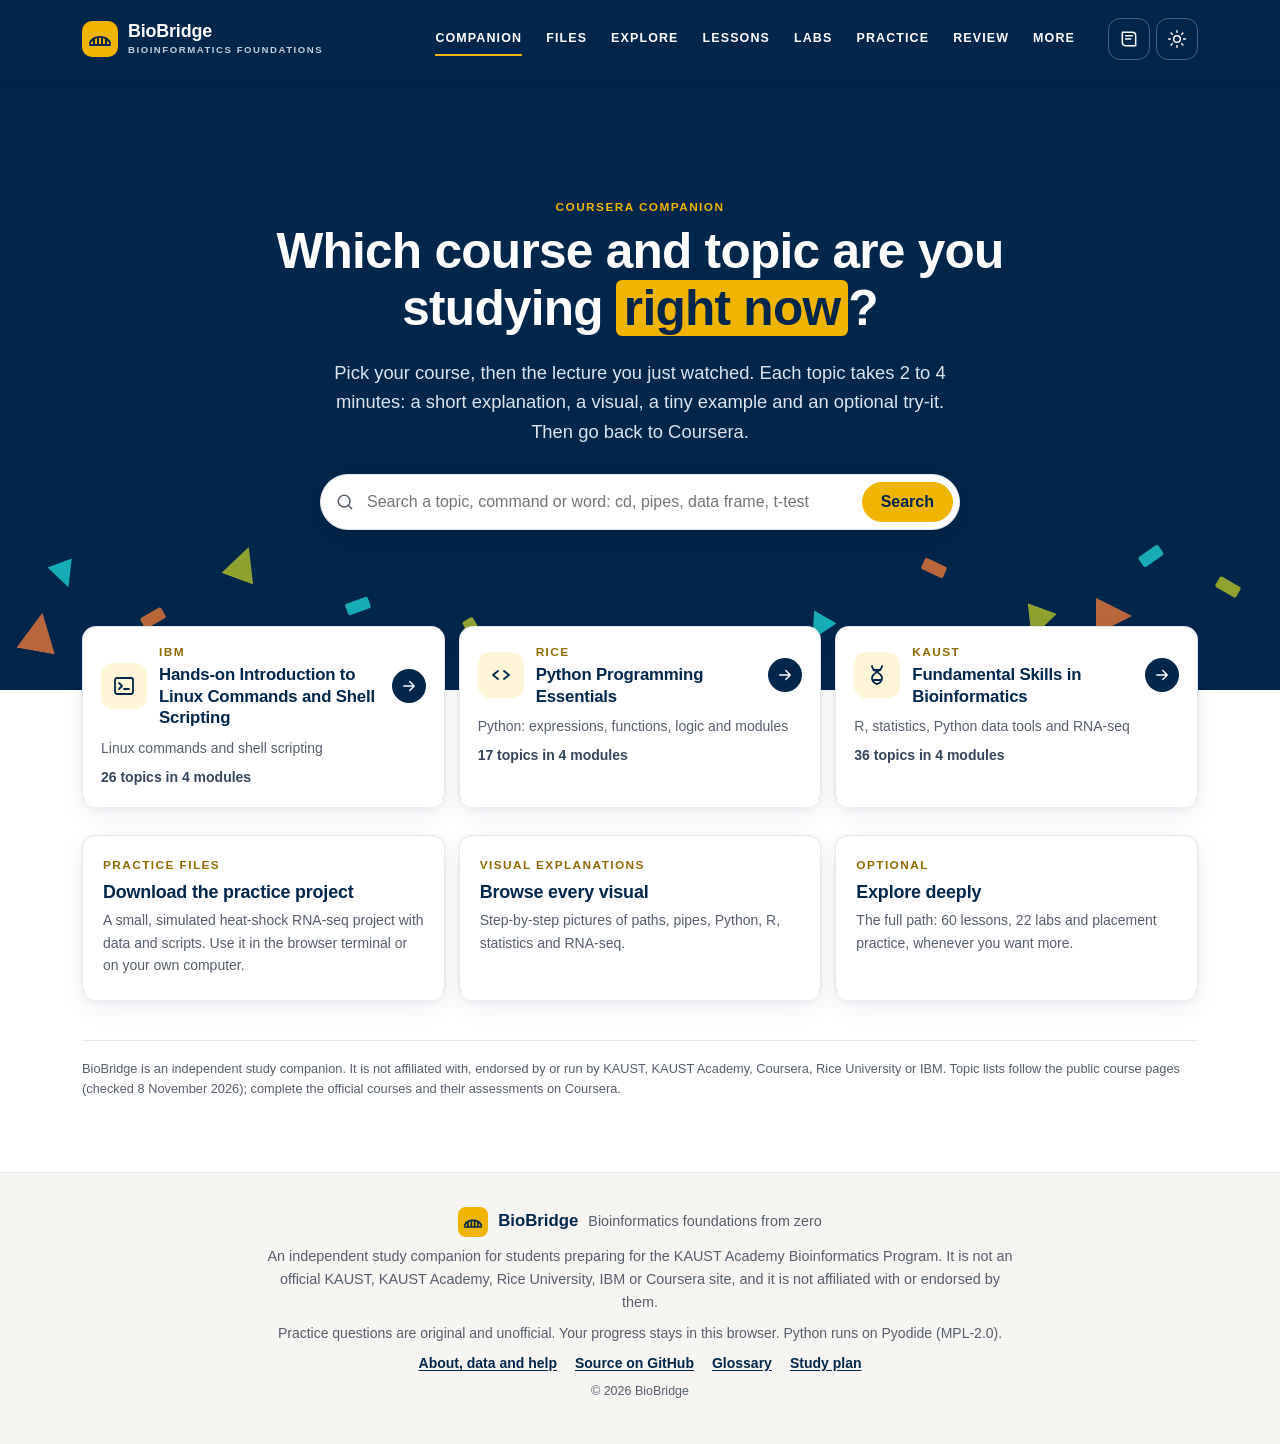
<file: index.html>
<!DOCTYPE html>
<html lang="en">
<head>
<meta charset="UTF-8">
<meta name="viewport" content="width=device-width, initial-scale=1, viewport-fit=cover">
<meta name="description" content="BioBridge: an independent, beginner-first companion for your Coursera bioinformatics prerequisites. Pick your course and lecture topic, understand it in minutes with a visual and a tiny example, then practice with downloadable files.">
<meta name="theme-color" content="#00264c">
<title>BioBridge: your Coursera companion for bioinformatics foundations</title>
<link rel="icon" href="assets/icon.svg" type="image/svg+xml">
<link rel="icon" href="assets/icon-192.png" type="image/png" sizes="192x192">
<link rel="apple-touch-icon" href="assets/apple-touch-icon.png">
<meta name="apple-mobile-web-app-capable" content="yes">
<meta name="mobile-web-app-capable" content="yes">
<meta name="apple-mobile-web-app-title" content="BioBridge">
<meta name="apple-mobile-web-app-status-bar-style" content="default">
<meta name="format-detection" content="telephone=no">
<link rel="manifest" href="manifest.webmanifest">
<link rel="stylesheet" href="css/styles.css">
</head>
<body>
<a class="skip-link" href="#main">Skip to content</a>
<div id="app" class="app">
  <noscript><div class="noscript">BioBridge needs JavaScript to run its lessons, labs and practice questions. Please enable JavaScript or open the site in a modern browser.</div></noscript>
</div>

<!-- Content (data only) -->
<script src="content/curriculum.js"></script>
<script src="content/datasets.js"></script>
<script src="content/vfs.js"></script>
<script src="content/lessons-f0.js"></script>
<script src="content/lessons-f1.js"></script>
<script src="content/lessons-f2.js"></script>
<script src="content/lessons-f3a.js"></script>
<script src="content/lessons-f3b.js"></script>
<script src="content/questions-f0.js"></script>
<script src="content/questions-f1.js"></script>
<script src="content/questions-f2.js"></script>
<script src="content/questions-f3a.js"></script>
<script src="content/questions-f3b.js"></script>
<script src="content/glossary-f0.js"></script>
<script src="content/glossary-f1.js"></script>
<script src="content/glossary-f2.js"></script>
<script src="content/glossary-f3a.js"></script>
<script src="content/glossary-f3b.js"></script>
<script src="content/missions-f1.js"></script>
<script src="content/missions-f3.js"></script>
<script src="content/py-programs.js"></script>
<script src="content/py-traces.js"></script>
<script src="content/scenarios.js"></script>
<script src="content/companion-ibm.js"></script>
<script src="content/companion-rice.js"></script>
<script src="content/companion-kaust-a.js"></script>
<script src="content/companion-kaust-b.js"></script>
<script src="content/practice-files.js"></script>

<!-- Application logic -->
<script src="js/core.js"></script>
<script src="js/text.js"></script>
<script src="js/storage.js"></script>
<script src="js/ui.js"></script>
<script src="js/shell.js"></script>
<script src="js/widgets/terminal.js"></script>
<script src="js/widgets/pytrace.js"></script>
<script src="js/widgets/pyrun.js"></script>
<script src="js/widgets/biology.js"></script>
<script src="js/widgets/computing.js"></script>
<script src="js/widgets/data.js"></script>
<script src="js/widgets/stats.js"></script>
<script src="js/widgets/singlecell.js"></script>
<script src="js/widgets/activities.js"></script>
<script src="js/widgets/diagrams.js"></script>
<script src="js/diagrams/core.js"></script>
<script src="js/diagrams/linux.js"></script>
<script src="js/diagrams/python.js"></script>
<script src="js/diagrams/kaust.js"></script>
<script src="js/generators.js"></script>
<script src="js/practice.js"></script>
<script src="js/lesson.js"></script>
<script src="js/pages.js"></script>
<script src="js/companion.js"></script>
<script src="js/files.js"></script>
<script src="js/app.js"></script>
</body>
</html>
</file>
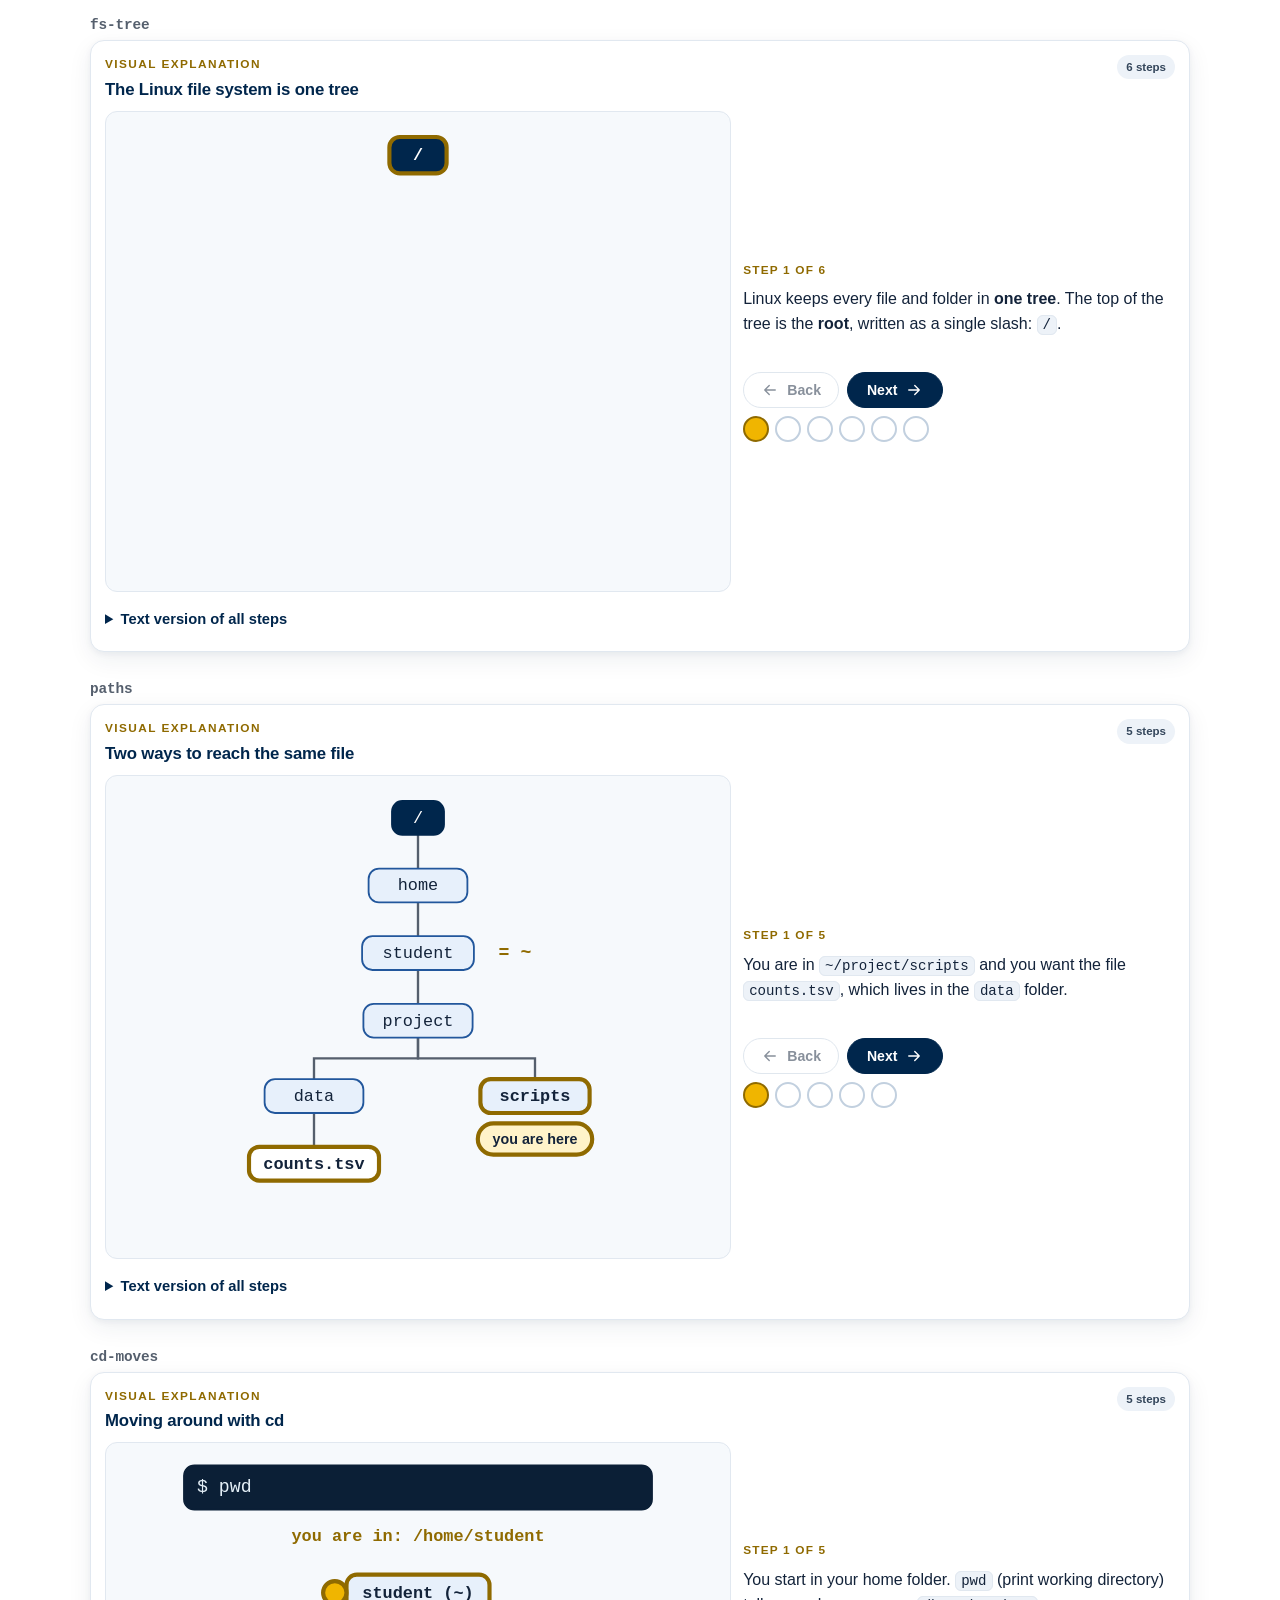
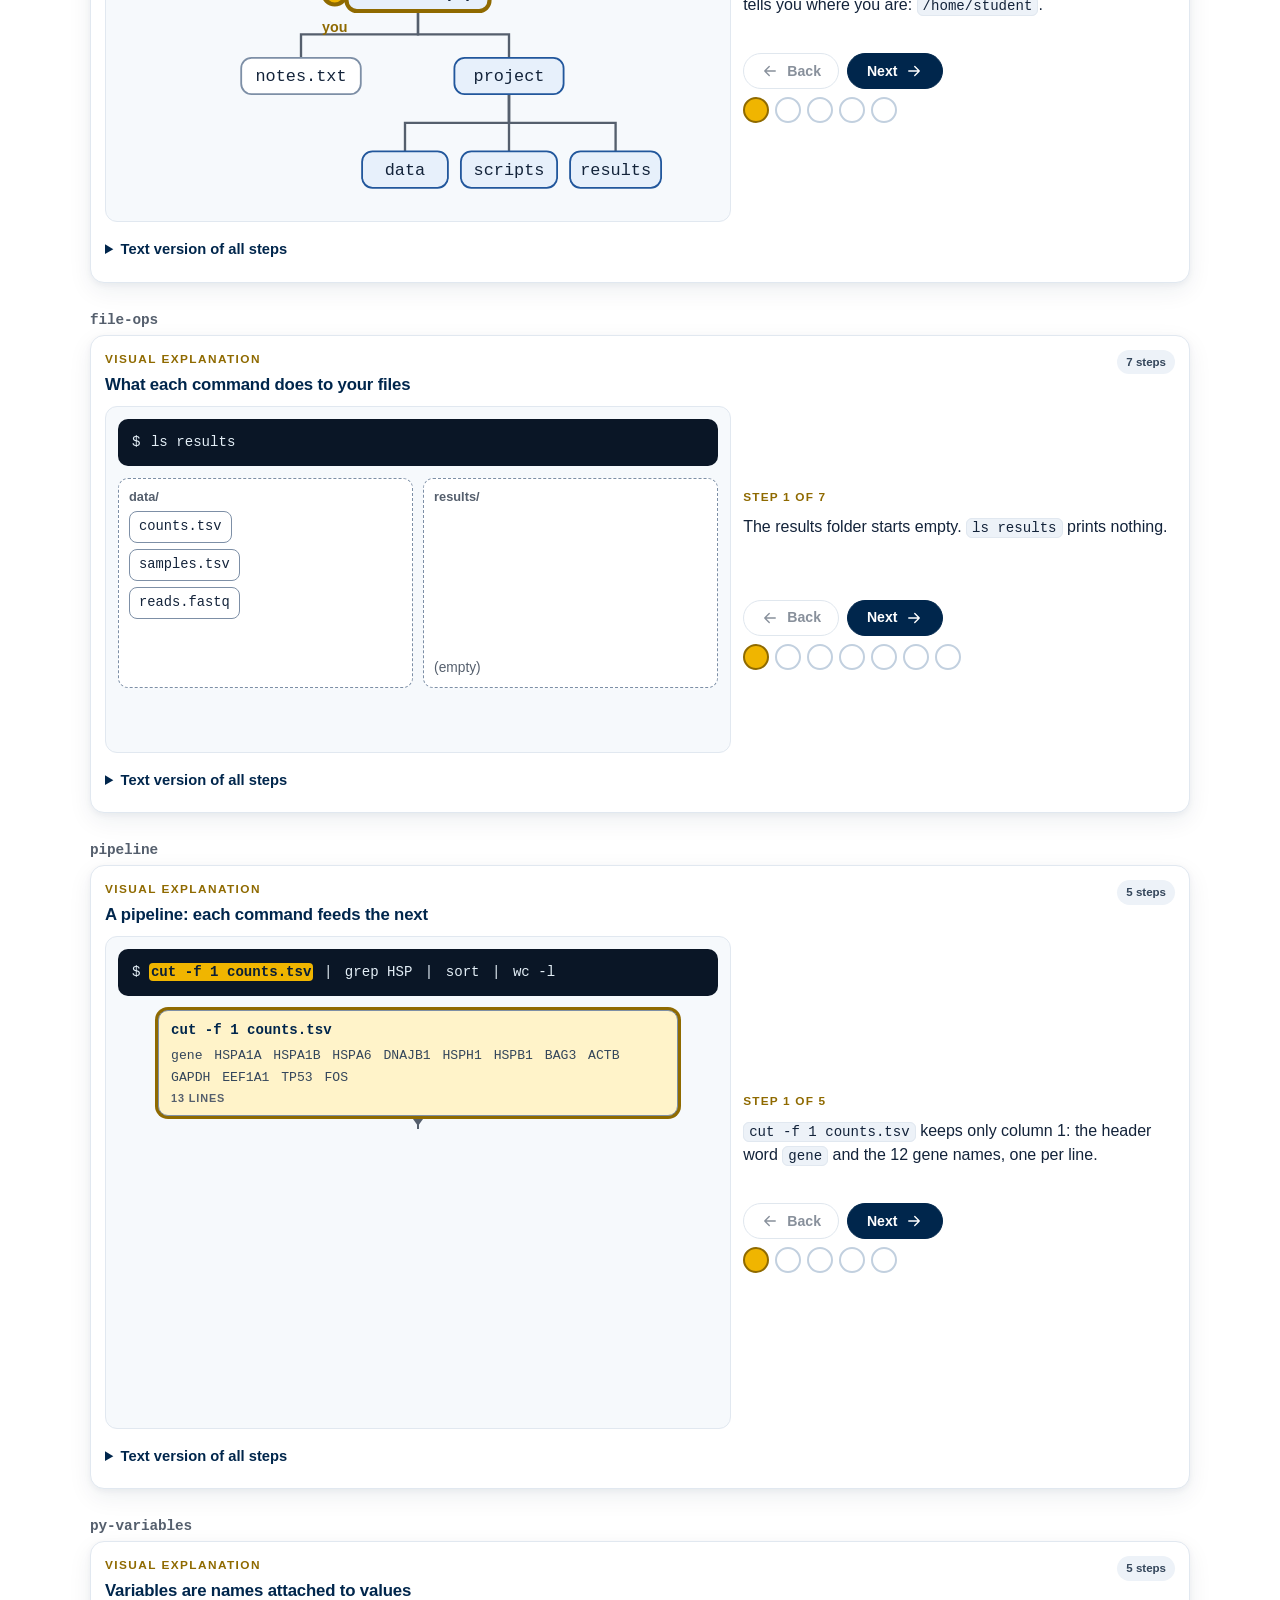
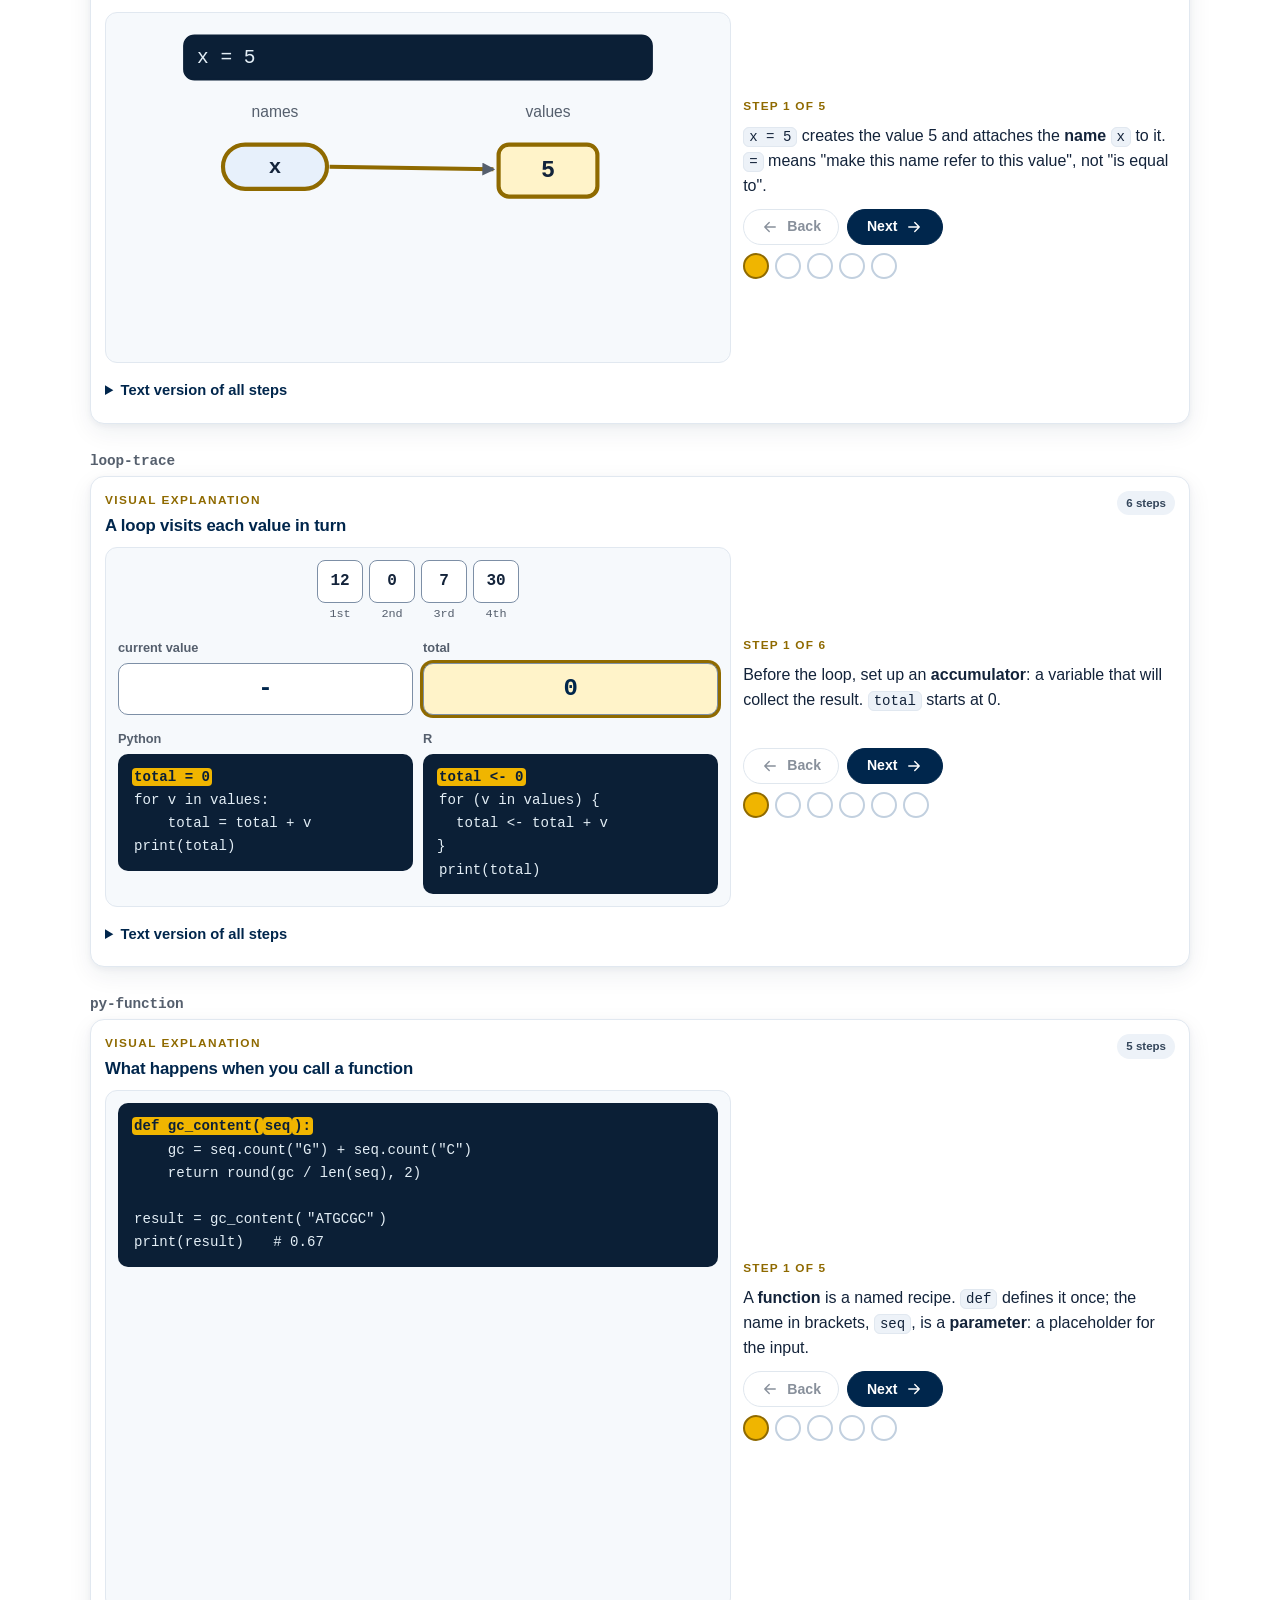
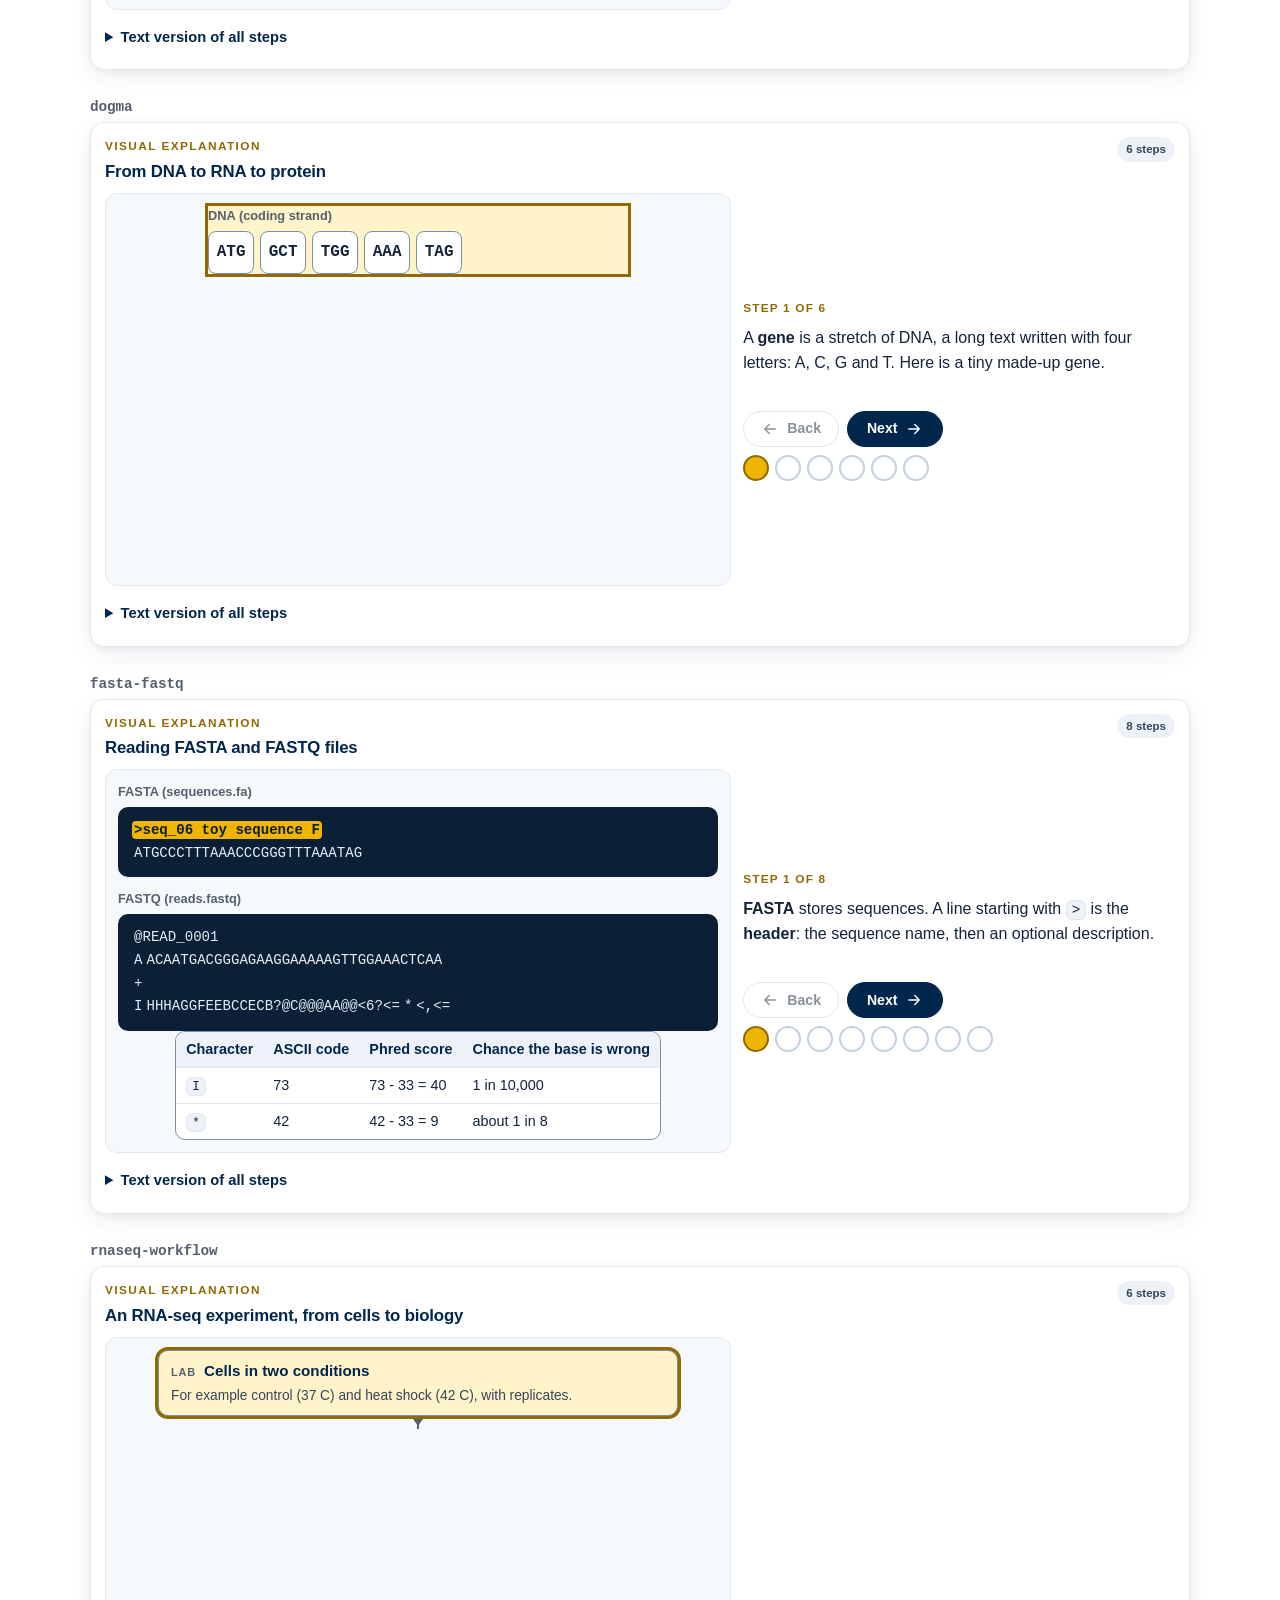
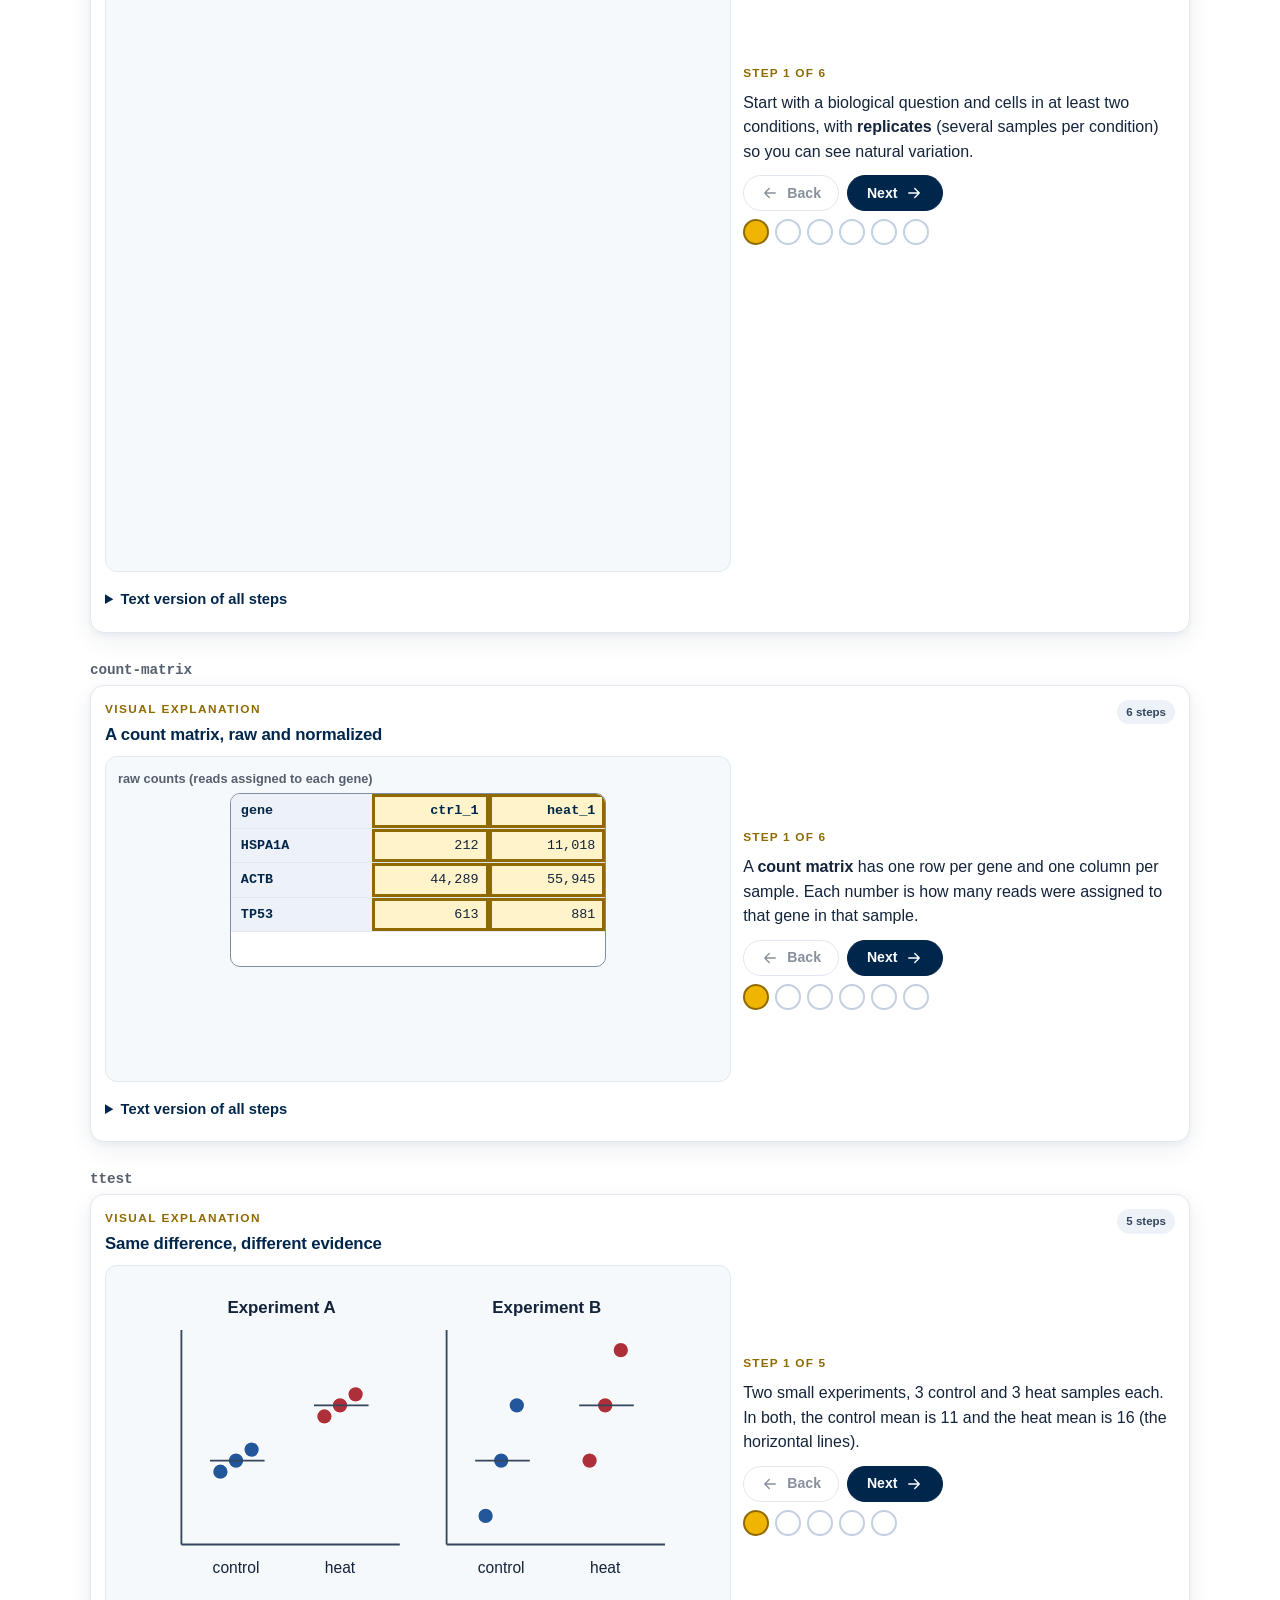
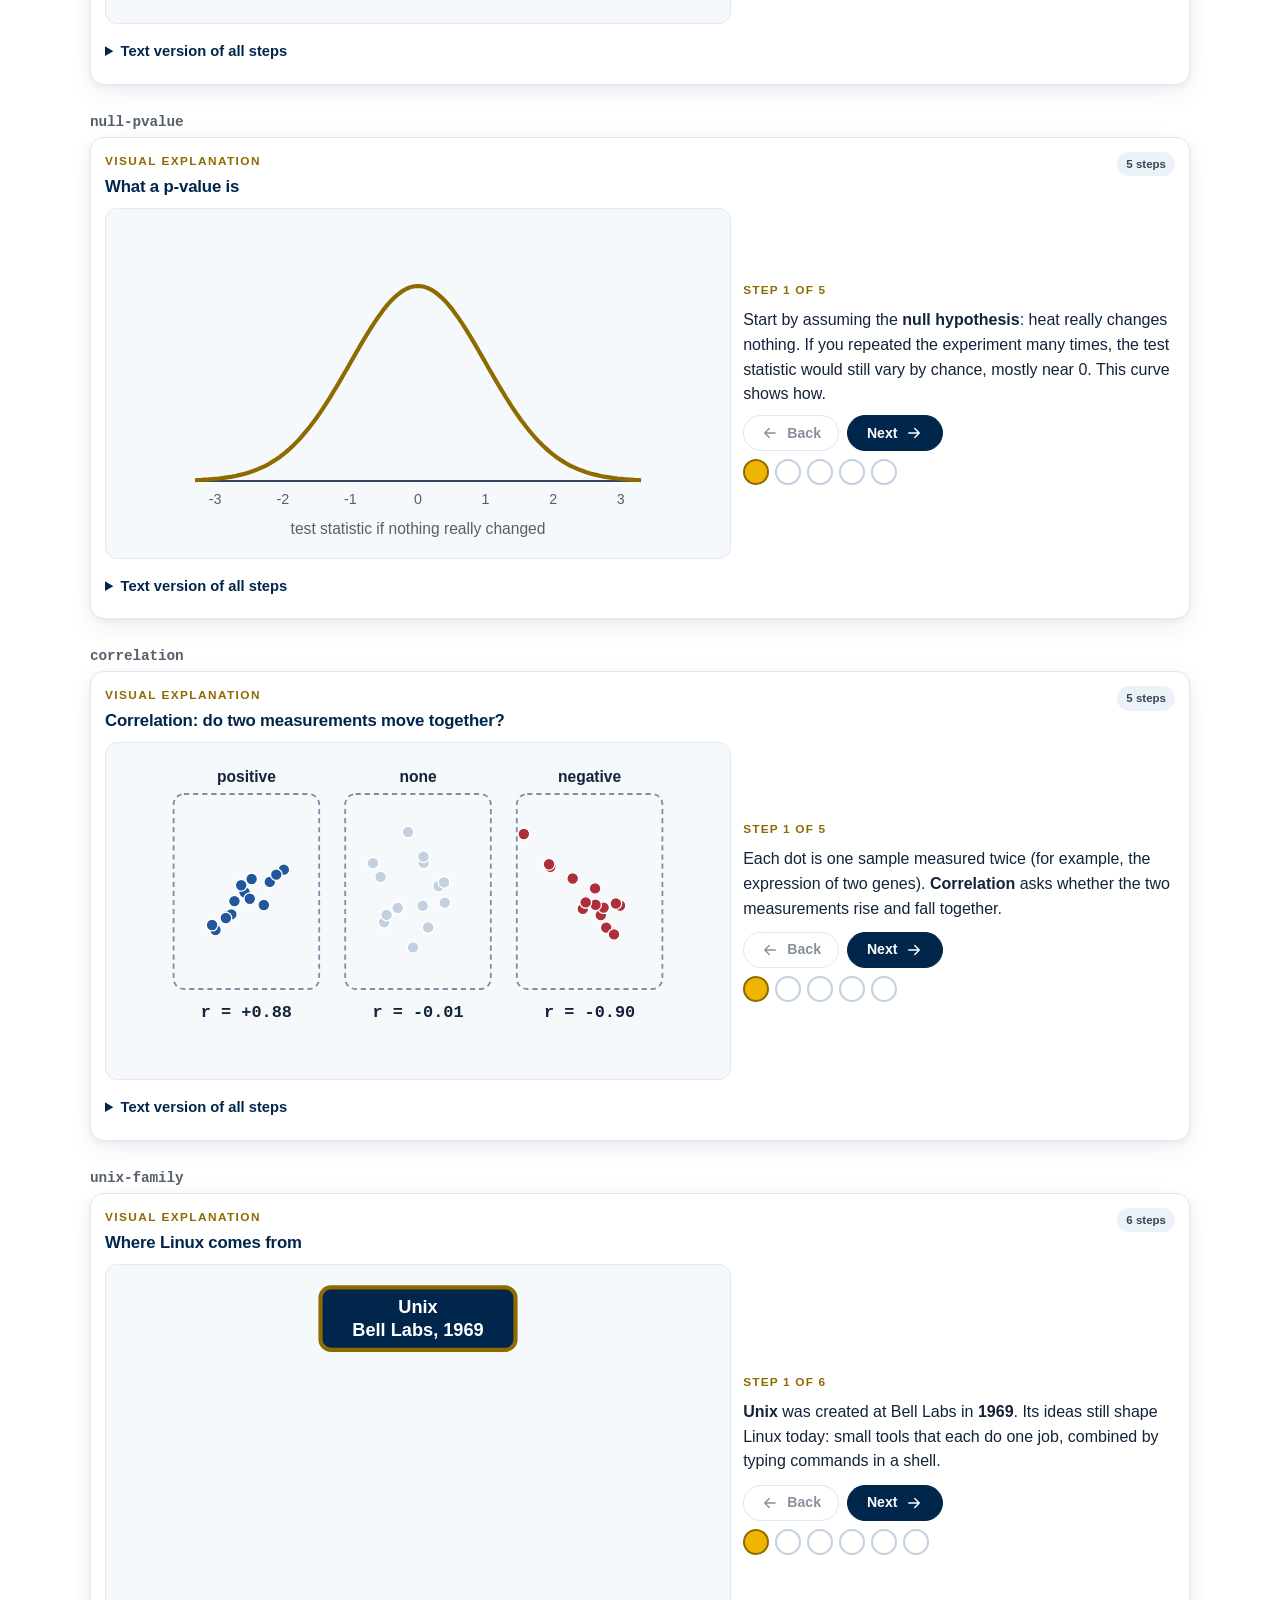
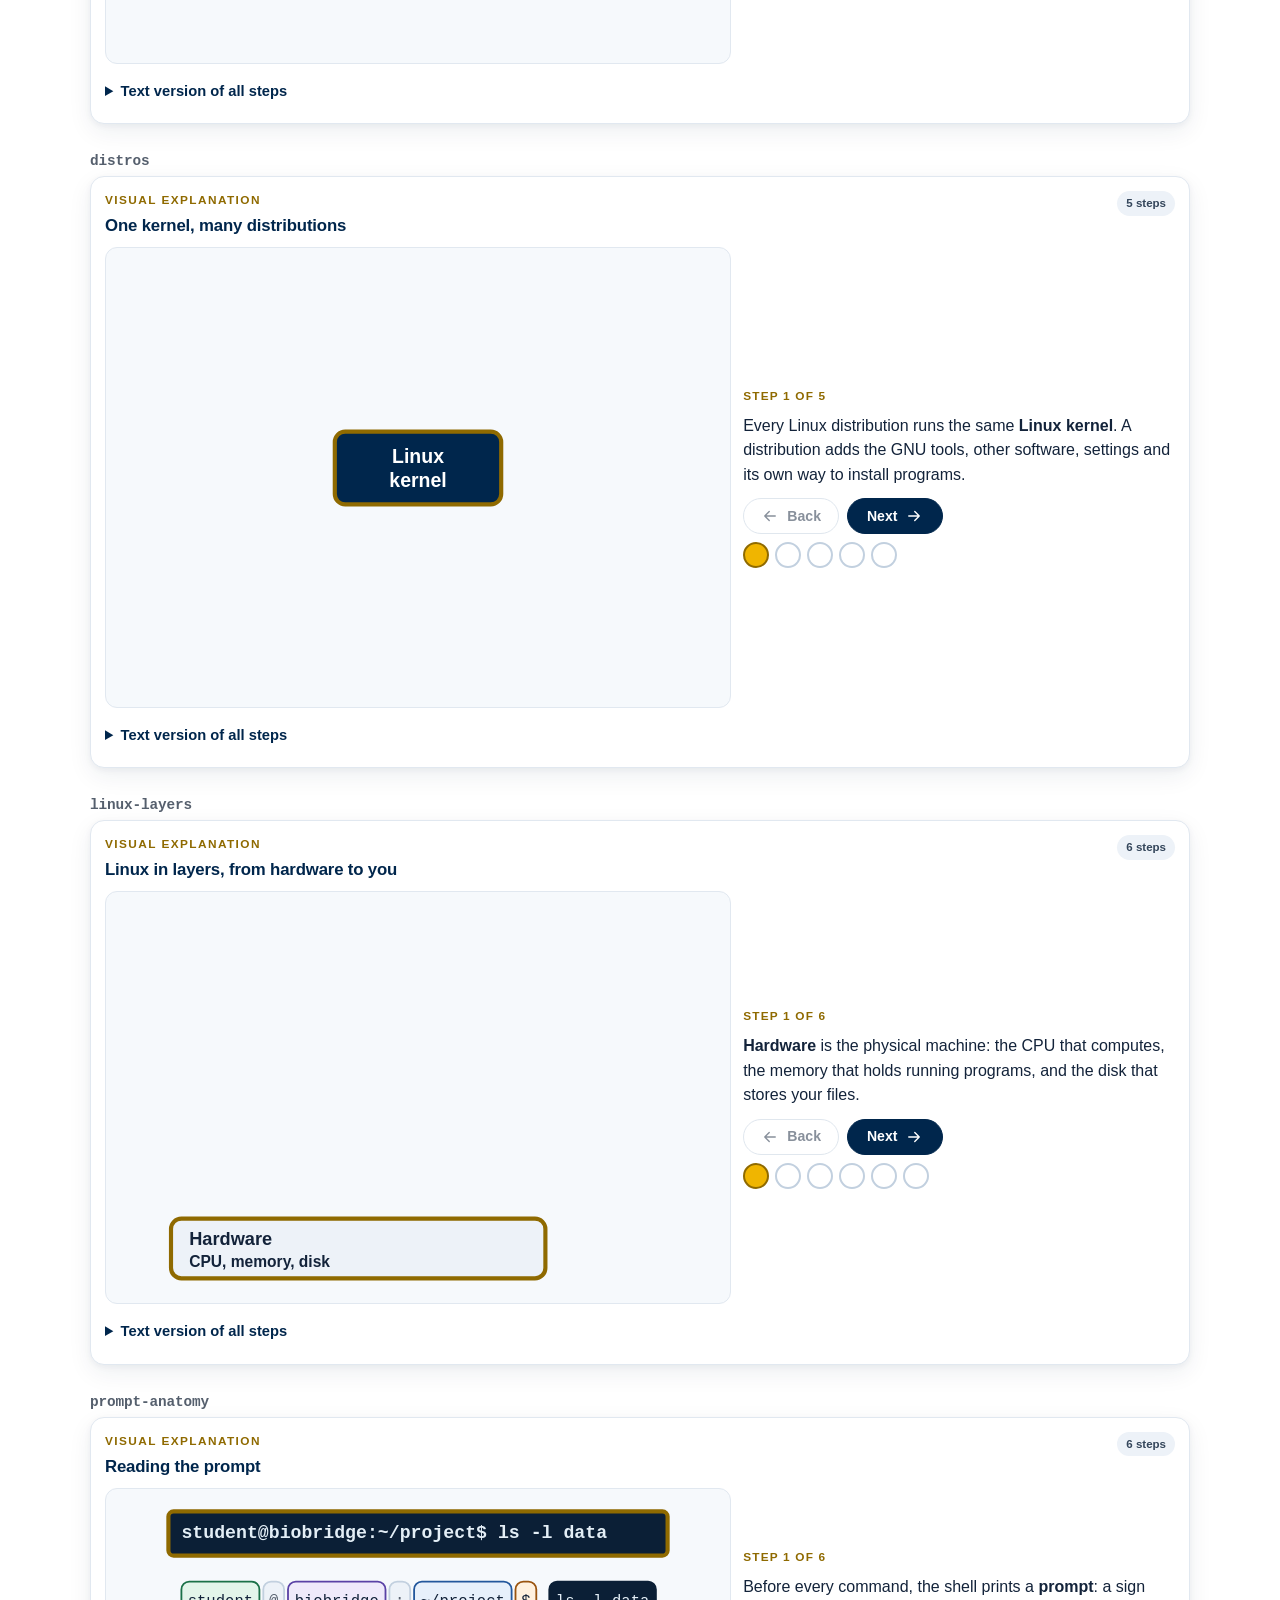
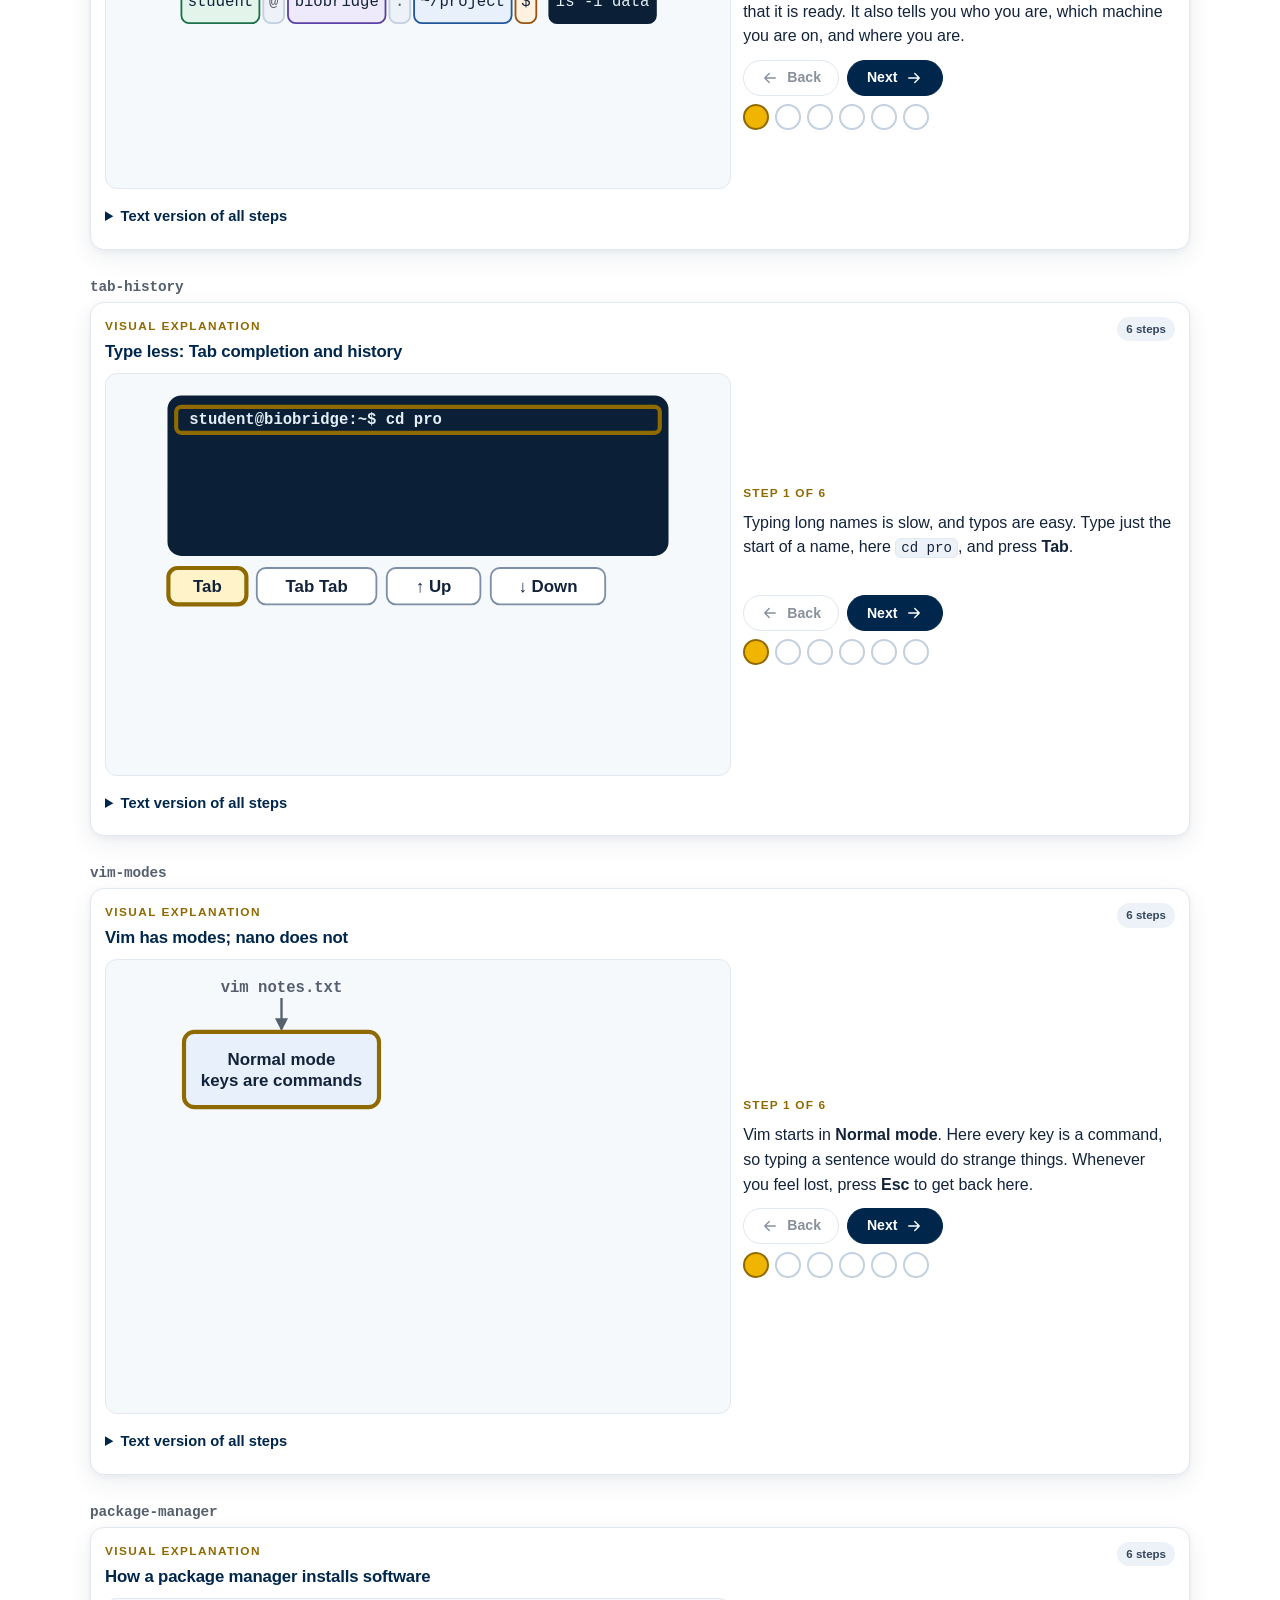
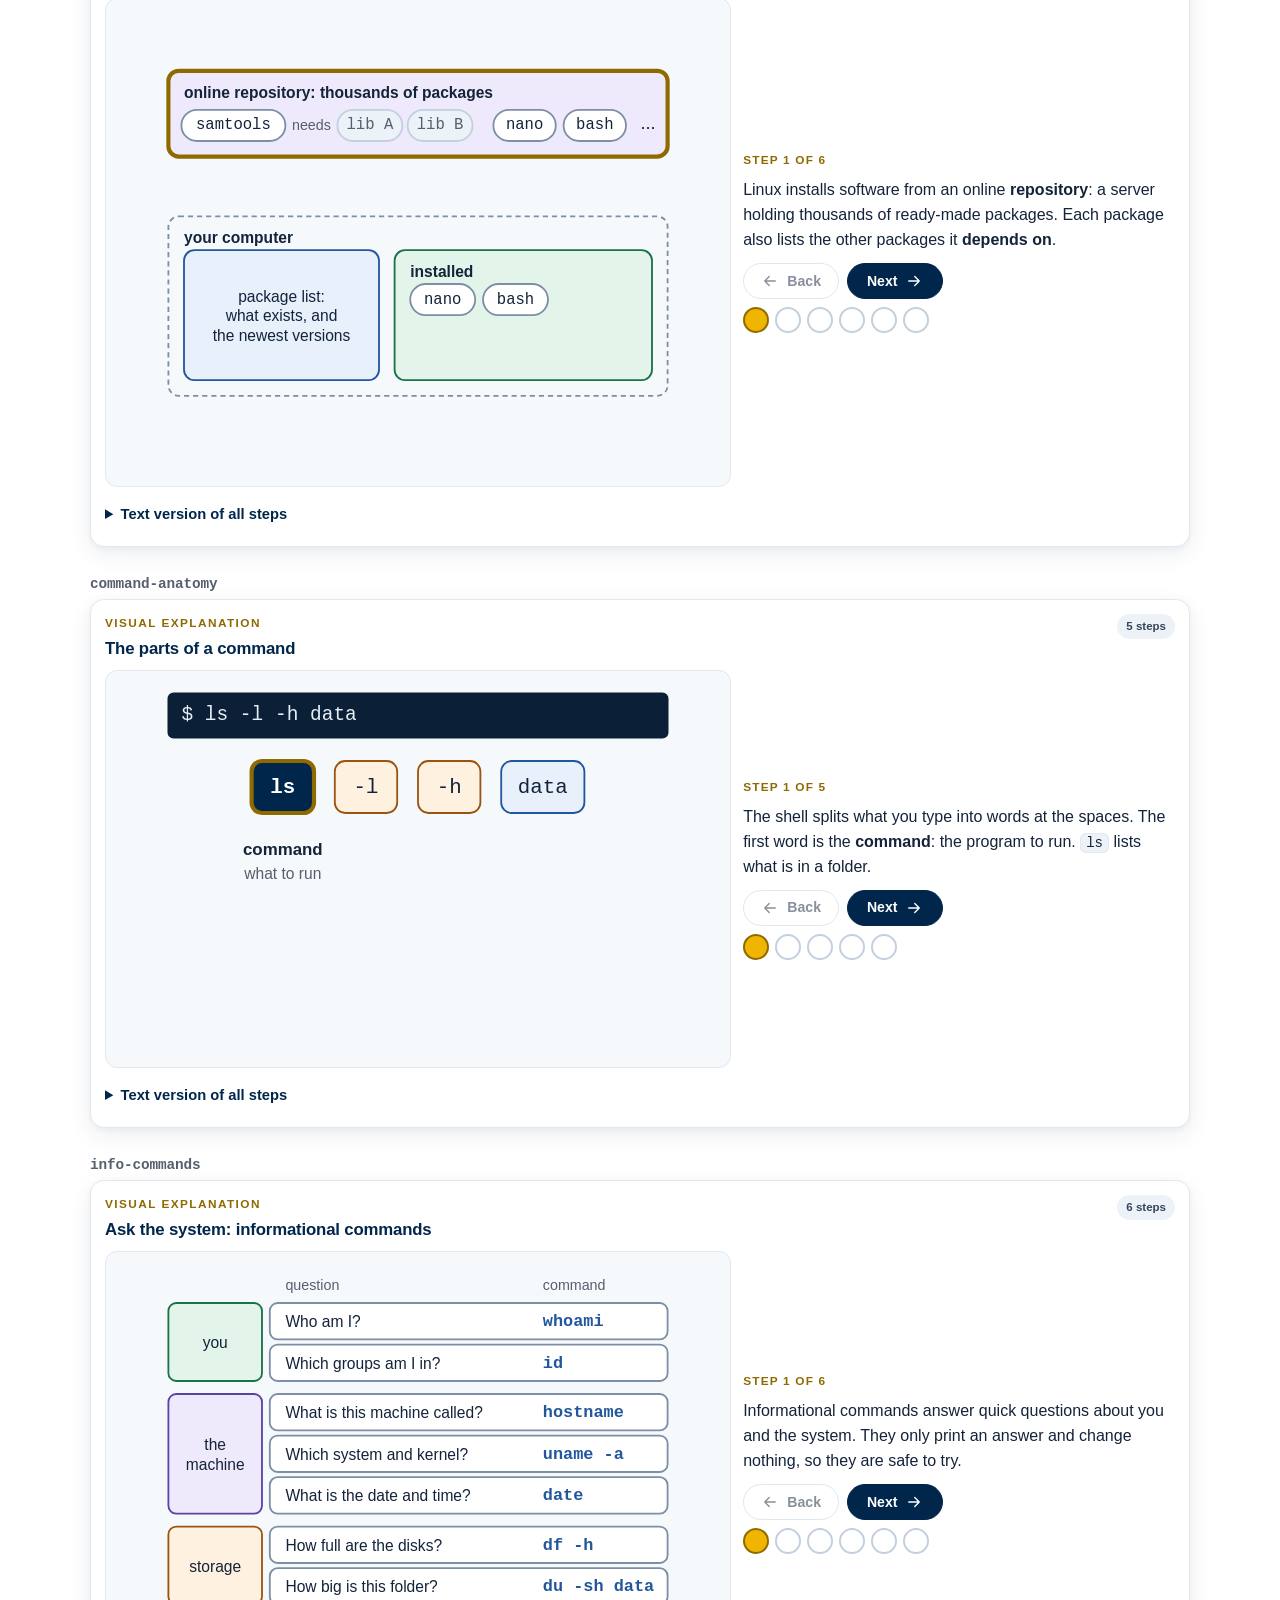
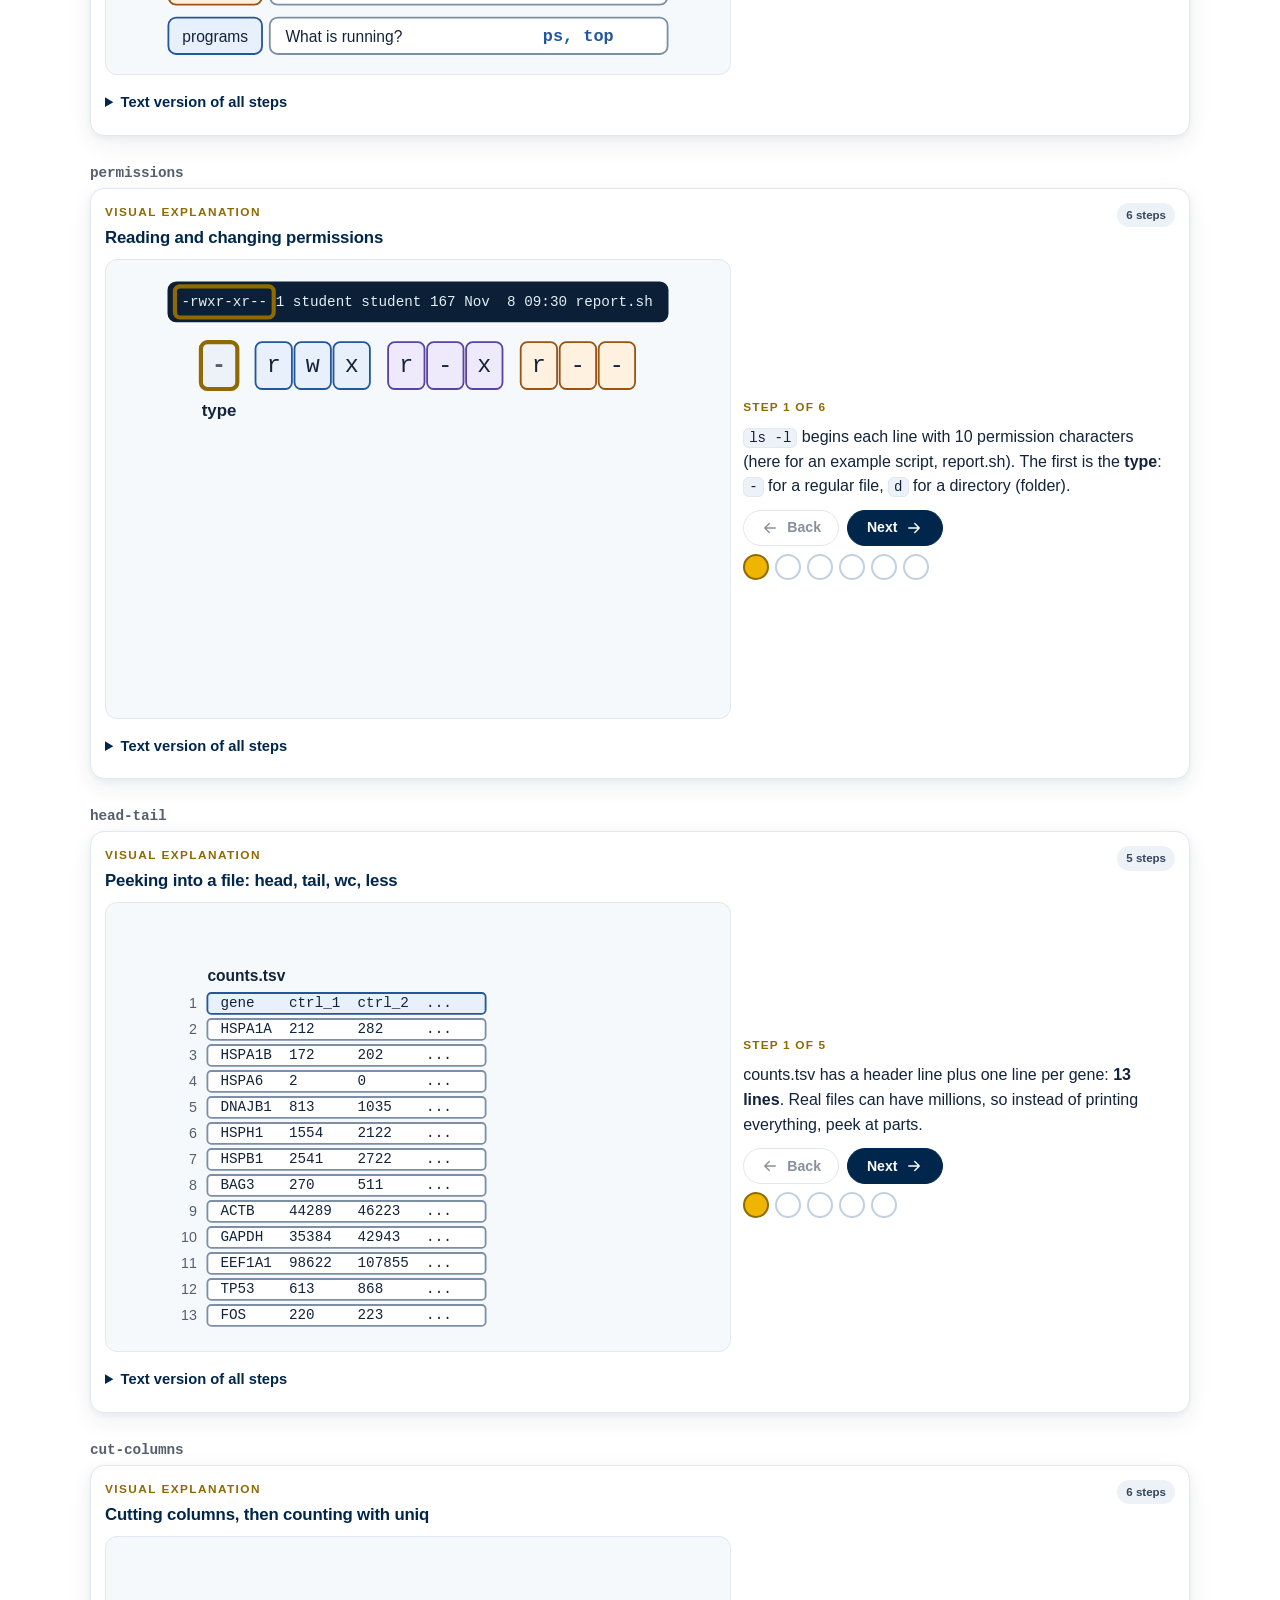
<file: tools/diagram_preview.html>
<!DOCTYPE html>
<html lang="en">
<head>
<meta charset="UTF-8">
<meta name="viewport" content="width=device-width, initial-scale=1">
<title>BioBridge diagram preview (development)</title>
<link rel="stylesheet" href="../css/styles.css">
<style>body { padding: 16px; } .pv { max-width: 1100px; margin: 0 auto 28px; } .pv h2 { font-size: .9rem; color: var(--muted); margin: 0 0 6px; font-family: var(--mono); }</style>
</head>
<body>
<!-- Development preview of every diagram. Query: ?theme=dark&only=name1,name2&step=N -->
<div id="out"></div>
<script>window.BB = window.BB || {}; BB.store = { state: { settings: { theme: 'light' } } };</script>
<script src="../content/curriculum.js"></script>
<script src="../content/datasets.js"></script>
<script src="../content/vfs.js"></script>
<script src="../js/core.js"></script>
<script src="../js/text.js"></script>
<script src="../js/ui.js"></script>
<script src="../js/widgets/diagrams.js"></script>
<script src="../js/diagrams/core.js"></script>
<script src="../js/diagrams/linux.js"></script>
<script src="../js/diagrams/python.js"></script>
<script src="../js/diagrams/kaust.js"></script>
<script>
(function () {
  const q = new URLSearchParams(location.search);
  document.documentElement.setAttribute('data-theme', q.get('theme') === 'dark' ? 'dark' : 'light');
  const only = q.get('only') ? q.get('only').split(',') : BB.diagram.names();
  const step = q.get('step') != null ? +q.get('step') : null;
  const out = document.getElementById('out');
  for (const name of only) {
    const box = document.createElement('section'); box.className = 'pv'; box.id = 'pv-' + name;
    const t = document.createElement('h2'); t.textContent = name; box.append(t);
    let n = 0; try { n = BB.diagrams[name].steps.length; } catch (e) {}
    box.append(BB.diagram.render(name, { step: step == null ? 0 : Math.min(step, Math.max(0, n - 1)) }));
    out.append(box);
  }
  window.__ready = true;
})();
</script>
</body>
</html>
</file>
<file: css/styles.css>
/* BioBridge 2.0 styles. Mobile-first. Light and dark themes via CSS variables. */
/* Palette: navy and gold course-site style. Gold is used for fills, rules and icons; gold text uses --gold-ink so it stays readable. */
:root {
  --bg: #ffffff; --surface: #ffffff; --surface-2: #f6f9fc; --surface-3: #edf2f8;
  --border: #e1e8f0; --border-strong: #c2d0df;
  --text: #13233a; --text-2: #34465b; --muted: #555f6d; --heading: #00264c;
  --accent: #00264c; --accent-hover: #001a33; --accent-ink: #ffffff; --accent-soft: #eef6ff; --accent-line: #b4c9e2;
  --gold: #f0b500; --gold-ink: #8f6a00; --gold-soft: #fff6d8;
  --navy: #00264c; --navy-2: #001a33; --navy-text: #ffffff; --navy-muted: #c0cedd;
  --cream: #f7f5f2;
  --confetti-1: #1bc5c9; --confetti-2: #d9743a; --confetti-3: #a9b82c;
  --blue: #22579c; --blue-soft: #e7f0fb; --violet: #5a42a6; --violet-soft: #efeafb;
  --orange: #9a540f; --orange-soft: #fff1df; --red: #ad2f39; --red-soft: #fdecee; --green: #1b7148; --green-soft: #e3f5ea;
  --yellow-soft: #fff7df; --yellow-ink: #6e4b00;
  --code-bg: #0b1f36; --code-text: #e3eef6; --code-muted: #93a9bf; --code-accent: #8be0c9;
  --radius: 14px; --radius-sm: 10px;
  --shadow: 0 2px 6px rgba(0, 38, 76, .05), 0 8px 24px rgba(0, 38, 76, .07);
  --shadow-hover: 0 10px 30px rgba(0, 38, 76, .15);
  --focus: 0 0 0 2px #ffffff, 0 0 0 5px #00264c;
  --font: "Helvetica Neue", Helvetica, Arial, system-ui, -apple-system, "Segoe UI", sans-serif;
  --mono: ui-monospace, "SF Mono", SFMono-Regular, Menlo, Consolas, "Liberation Mono", monospace;
  --top-h: 64px; --tab-h: 64px;
  color-scheme: light;
}
@media (min-width: 1024px) { :root { --top-h: 78px; } }
[data-theme="dark"] {
  --bg: #071321; --surface: #0d1e33; --surface-2: #11253e; --surface-3: #172d4a;
  --border: #213a5a; --border-strong: #33507a;
  --text: #e7eef7; --text-2: #c6d3e3; --muted: #a1b2c6; --heading: #ffffff;
  --accent: #f5c842; --accent-hover: #ffd76a; --accent-ink: #00264c; --accent-soft: #1b2d48; --accent-line: #5b7194;
  --gold: #f0b500; --gold-ink: #f5c842; --gold-soft: #2e2611;
  --navy: #00213f; --navy-2: #00152a; --navy-text: #ffffff; --navy-muted: #b5c4d6;
  --cream: #0a1a2e;
  --blue: #8db7f0; --blue-soft: #15283f; --violet: #b9a6f2; --violet-soft: #241d3d;
  --orange: #f0b46e; --orange-soft: #33230f; --red: #f19aa2; --red-soft: #3a1a1f; --green: #7fd6a6; --green-soft: #133224;
  --yellow-soft: #2f2610; --yellow-ink: #f4d58a;
  --code-bg: #06111f; --code-text: #e3eef6; --code-muted: #93a9bf; --code-accent: #8be0c9;
  --shadow: 0 1px 2px rgba(0, 0, 0, .3), 0 6px 18px rgba(0, 0, 0, .25);
  --shadow-hover: 0 10px 30px rgba(0, 0, 0, .45);
  --focus: 0 0 0 2px #071321, 0 0 0 5px #f5c842;
  color-scheme: dark;
}

*, *::before, *::after { box-sizing: border-box; }
html { -webkit-text-size-adjust: 100%; text-size-adjust: 100%; }
body { margin: 0; background: var(--bg); color: var(--text); font: 16px/1.6 var(--font); -webkit-font-smoothing: antialiased; overflow-x: clip; }
h1, h2, h3, h4 { margin: 0; line-height: 1.25; letter-spacing: -0.01em; color: var(--heading); font-weight: 700; }
h1 { font-size: clamp(1.6rem, 1.2rem + 1.6vw, 2.3rem); letter-spacing: -0.02em; }
h2 { font-size: clamp(1.25rem, 1.1rem + .6vw, 1.55rem); }
h3 { font-size: 1.12rem; }
h4 { font-size: 1rem; }
p { margin: 0 0 .75em; }
p:last-child { margin-bottom: 0; }
a { color: var(--accent); text-underline-offset: 2px; }
@media (hover: hover) { a:hover { color: var(--accent-hover); } }
button, input, select, textarea { font: inherit; color: inherit; }
button { cursor: pointer; }
:focus-visible { outline: none; box-shadow: var(--focus); border-radius: 6px; }
img, svg { max-width: 100%; }
code, kbd, pre, samp { font-family: var(--mono); }
.sr-only { position: absolute !important; width: 1px; height: 1px; padding: 0; margin: -1px; overflow: hidden; clip: rect(0, 0, 0, 0); white-space: nowrap; border: 0; }
.skip-link { position: absolute; left: 12px; top: -60px; z-index: 100; background: var(--accent); color: var(--accent-ink); padding: 10px 14px; border-radius: 8px; font-weight: 700; }
.skip-link:focus { top: 12px; }
.noscript { padding: 2rem; max-width: 40rem; margin: 2rem auto; background: var(--surface); border-radius: var(--radius); }
[hidden] { display: none !important; }

/* ---------- App shell ---------- */
.app { min-height: 100vh; min-height: 100dvh; }
.shell { min-height: 100vh; min-height: 100dvh; display: flex; flex-direction: column; }
.topbar { position: sticky; top: 0; z-index: 30; background: var(--navy); color: var(--navy-text); padding-top: env(safe-area-inset-top); box-shadow: 0 2px 14px rgba(0, 26, 51, .28); }
.topbar-inner { max-width: 1180px; margin: 0 auto; height: var(--top-h); display: flex; align-items: center; gap: 8px; padding: 0 max(14px, env(safe-area-inset-right)) 0 max(14px, env(safe-area-inset-left)); }
.brand { display: flex; align-items: center; gap: 10px; text-decoration: none; color: inherit; min-width: 0; }
.topbar .brand { color: #fff; }
.brand-text { display: flex; flex-direction: column; font-weight: 800; font-size: 1.12rem; line-height: 1.1; letter-spacing: -.01em; }
.brand-text small { font-size: .6rem; font-weight: 700; letter-spacing: .16em; text-transform: uppercase; color: var(--navy-muted); margin-top: 3px; }
.mark { display: inline-grid; place-items: center; width: 36px; height: 36px; border-radius: 10px; background: var(--gold); color: #00264c; flex: none; }
.mark svg { width: 24px; height: 24px; }
.topnav { display: none; }
.topbar .actions { display: flex; gap: 6px; margin-left: auto; }
.icon-btn { display: inline-grid; place-items: center; width: 42px; height: 42px; border-radius: 12px; border: 1px solid var(--border); background: var(--surface); color: var(--text-2); }
@media (hover: hover) { .icon-btn:hover { background: var(--surface-3); } }
.icon-btn svg { width: 20px; height: 20px; }
.topbar .icon-btn { background: transparent; border-color: rgba(255, 255, 255, .28); color: #fff; }
@media (hover: hover) { .topbar .icon-btn:hover { background: rgba(255, 255, 255, .12); } }
.topbar :focus-visible { box-shadow: 0 0 0 3px var(--gold); }
.main { width: 100%; max-width: 1180px; margin: 0 auto; padding: 24px max(16px, env(safe-area-inset-right)) 56px max(16px, env(safe-area-inset-left)); min-width: 0; flex: 1; }
.main:focus, .main:focus-visible { outline: none; box-shadow: none; }
.site-footer { background: var(--cream); border-top: 1px solid var(--border); color: var(--muted); text-align: center; padding: 34px 16px calc(34px + var(--tab-h) + env(safe-area-inset-bottom)); }
.foot-inner { max-width: 760px; margin: 0 auto; font-size: .9rem; line-height: 1.6; }
.foot-inner p { margin: 0 0 8px; }
.foot-brand { display: flex; align-items: center; justify-content: center; gap: 10px; flex-wrap: wrap; color: var(--heading); }
.foot-brand strong { font-size: 1.05rem; }
.foot-brand span:last-child { color: var(--muted); }
.foot-brand .mark { width: 30px; height: 30px; border-radius: 8px; }
.foot-brand .mark svg { width: 20px; height: 20px; }
.foot-links { display: flex; justify-content: center; flex-wrap: wrap; gap: 6px 18px; }
.foot-links a { color: var(--heading); font-weight: 700; }
.tabbar { position: fixed; z-index: 30; left: 0; right: 0; bottom: 0; height: calc(var(--tab-h) + env(safe-area-inset-bottom)); padding-bottom: env(safe-area-inset-bottom); display: grid; grid-template-columns: repeat(5, 1fr); background: var(--surface); border-top: 1px solid var(--border); box-shadow: 0 -2px 12px rgba(0, 38, 76, .06); }
.tabbar a, .tabbar button { display: flex; flex-direction: column; align-items: center; justify-content: center; gap: 3px; font-size: .72rem; font-weight: 700; color: var(--muted); text-decoration: none; border: 0; background: none; position: relative; }
.tabbar svg { width: 22px; height: 22px; }
.tabbar [aria-current="page"] { color: var(--heading); }
.tabbar [aria-current="page"]::before { content: ""; position: absolute; top: 0; left: 26%; right: 26%; height: 3px; border-radius: 0 0 3px 3px; background: var(--gold); }
.badge-dot { position: absolute; top: 9px; left: calc(50% + 6px); min-width: 18px; height: 18px; padding: 0 5px; border-radius: 9px; background: var(--red); color: #fff; font-size: .68rem; line-height: 18px; font-weight: 800; }

/* Drawer (menu and glossary) */
.drawer { position: fixed; inset: 0; z-index: 60; display: none; }
.drawer.open { display: block; }
.drawer-backdrop { position: absolute; inset: 0; background: rgba(0, 20, 40, .5); }
.drawer-panel { position: absolute; top: 0; bottom: 0; width: min(420px, 92vw); background: var(--surface); box-shadow: var(--shadow); display: flex; flex-direction: column; padding-top: env(safe-area-inset-top); }
.drawer-panel.left { left: 0; }
.drawer-panel.right { right: 0; }
.drawer-head { display: flex; align-items: center; gap: 10px; padding: 14px 16px; background: var(--navy); color: #fff; }
.drawer-head h2 { font-size: 1.05rem; flex: 1; color: #fff; text-transform: uppercase; letter-spacing: .1em; }
.drawer-head .icon-btn { background: transparent; border-color: rgba(255, 255, 255, .28); color: #fff; }
.drawer-head :focus-visible { box-shadow: 0 0 0 3px var(--gold); }
.drawer-body { overflow-y: auto; padding: 14px 16px 30px; flex: 1; -webkit-overflow-scrolling: touch; }

.nav-list { display: grid; gap: 2px; }
.nav-label { font-size: .7rem; letter-spacing: .14em; text-transform: uppercase; font-weight: 700; color: var(--gold-ink); margin: 16px 10px 6px; }
.nav-link { display: flex; align-items: center; gap: 12px; padding: 10px 12px; border-radius: 10px; color: var(--text-2); text-decoration: none; font-weight: 600; }
.nav-link svg { width: 20px; height: 20px; flex: none; }
@media (hover: hover) { .nav-link:hover { background: var(--surface-3); color: var(--heading); } }
.nav-link[aria-current="page"] { background: var(--accent-soft); color: var(--heading); box-shadow: inset 3px 0 0 var(--gold); }
.nav-link .count { margin-left: auto; font-size: .75rem; font-weight: 800; background: var(--red); color: #fff; border-radius: 9px; padding: 0 7px; }

@media (min-width: 1024px) {
  .topbar-inner { padding: 0 32px; gap: 12px; }
  .topnav { display: flex; align-items: center; gap: 2px; margin-left: auto; }
  .topnav a, .topnav button { position: relative; padding: 10px 11px; border: 0; background: none; color: #fff; text-decoration: none; font-size: .78rem; font-weight: 700; letter-spacing: .09em; text-transform: uppercase; }
  .topnav a::after, .topnav button::after { content: ""; position: absolute; left: 11px; right: 11px; bottom: 3px; height: 2px; background: var(--gold); transform: scaleX(0); transition: transform .2s; }
  .topnav a[aria-current="page"]::after { transform: scaleX(1); }
  .topbar .actions { margin-left: 10px; }
  .menu-btn { display: none !important; }
  .tabbar { display: none; }
  .main { padding: 32px 32px 72px; }
  .site-footer { padding-bottom: 34px; }
}
@media (min-width: 1024px) and (hover: hover) { .topnav a:hover::after, .topnav button:hover::after { transform: scaleX(1); } }

/* ---------- Building blocks ---------- */
/* Title bands: full-width navy strip under the header, centered like a course site */
.page-head, .lesson-top { position: relative; margin: -24px calc(50% - 50vw) 28px; padding: 42px 16px 40px; background: radial-gradient(circle at 92% 20%, rgba(27, 197, 201, .14), transparent 42%), var(--navy); color: var(--navy-text); text-align: center; }
.page-head > *, .lesson-top > * { max-width: 860px; margin-left: auto; margin-right: auto; }
.page-head h1, .lesson-top h1 { color: #fff; }
.page-head p { color: var(--navy-muted); max-width: 66ch; margin-top: 10px; font-size: 1.04rem; }
.page-head .eyebrow, .lesson-top .eyebrow { color: var(--gold); }
.crumbs { font-size: .85rem; color: var(--navy-muted); margin-bottom: 8px; }
.crumbs a { color: #fff; font-weight: 700; }
.page-head a:not(.btn):not(.chip), .lesson-top a:not(.btn):not(.chip) { color: #fff; }
.page-head :focus-visible, .lesson-top :focus-visible { box-shadow: 0 0 0 3px var(--gold); }
@media (min-width: 1024px) { .page-head, .lesson-top { margin-top: -32px; padding: 54px 24px 50px; } }
.eyebrow { font-size: .74rem; font-weight: 700; letter-spacing: .12em; text-transform: uppercase; color: var(--gold-ink); margin-bottom: 6px; }
.muted { color: var(--muted); }
.small { font-size: .875rem; }
.tiny { font-size: .78rem; }
.stack > * + * { margin-top: 14px; }
.stack-lg > * + * { margin-top: 26px; }
.row { display: flex; gap: 10px; align-items: center; flex-wrap: wrap; }
.row.between { justify-content: space-between; }
.grid { display: grid; gap: 14px; }
.grid-2, .grid-3, .grid-4 { display: grid; gap: 14px; grid-template-columns: 1fr; }
@media (min-width: 640px) { .grid-2 { grid-template-columns: repeat(2, minmax(0, 1fr)); } .grid-3, .grid-4 { grid-template-columns: repeat(2, minmax(0, 1fr)); } }
@media (min-width: 980px) { .grid-3 { grid-template-columns: repeat(3, minmax(0, 1fr)); } .grid-4 { grid-template-columns: repeat(4, minmax(0, 1fr)); } }
.section { margin-top: 30px; }
.section[id] { scroll-margin-top: calc(var(--top-h) + env(safe-area-inset-top) + 16px); }
.section > h2 { margin-bottom: 12px; }
.section-head { display: flex; align-items: flex-end; justify-content: space-between; gap: 12px; margin: 30px 0 12px; flex-wrap: wrap; }
.section-head p { color: var(--muted); margin: 4px 0 0; font-size: .92rem; }
.section-head.center { display: block; text-align: center; margin: 54px 0 24px; }
.section-head.center h2 { font-size: clamp(1.5rem, 1.15rem + 1.3vw, 2.05rem); }
.section-head.center p { margin: 8px auto 0; max-width: 60ch; font-size: .98rem; }

.card { background: var(--surface); border: 1px solid var(--border); border-radius: var(--radius); padding: 20px; box-shadow: var(--shadow); min-width: 0; }
.card.flat { box-shadow: none; }
.card.soft { background: var(--surface-2); box-shadow: none; }
.card h3 { margin-bottom: 6px; }
.card-link { display: block; text-decoration: none; color: inherit; border-bottom: 3px solid transparent; transition: border-color .2s, box-shadow .2s, transform .2s; }
@media (hover: hover) { .card-link:hover { border-color: var(--border); border-bottom-color: var(--navy); box-shadow: var(--shadow-hover); color: inherit; } }
@media (hover: hover) and (prefers-reduced-motion: no-preference) { .card-link:hover { transform: translateY(-3px); } }

.btn { display: inline-flex; align-items: center; justify-content: center; gap: 8px; min-height: 44px; padding: 9px 18px; border-radius: 999px; border: 1px solid var(--border-strong); background: var(--surface); color: var(--text); font-weight: 700; text-decoration: none; line-height: 1.2; text-align: center; }
@media (hover: hover) { .btn:hover { background: var(--surface-3); color: var(--text); } }
.btn svg { width: 18px; height: 18px; flex: none; }
.btn-primary { background: var(--accent); border-color: var(--accent); color: var(--accent-ink); }
@media (hover: hover) { .btn-primary:hover { background: var(--accent-hover); border-color: var(--accent-hover); color: var(--accent-ink); } }
.btn-ghost { background: transparent; border-color: var(--accent-line); color: var(--accent); }
@media (hover: hover) { .btn-ghost:hover { background: var(--accent-soft); color: var(--accent); } }
.btn-quiet { background: transparent; border-color: transparent; color: var(--accent); padding-left: 6px; padding-right: 6px; }
@media (hover: hover) { .btn-quiet:hover { background: var(--accent-soft); color: var(--accent); } }
.btn-danger { color: var(--red); border-color: color-mix(in srgb, var(--red) 40%, transparent); background: transparent; }
.btn-sm { min-height: 36px; padding: 6px 14px; font-size: .88rem; border-radius: 999px; }
.btn[disabled], .btn[aria-disabled="true"] { opacity: .5; cursor: not-allowed; }
.btn-row { display: flex; gap: 10px; flex-wrap: wrap; align-items: center; }

.chip { display: inline-flex; align-items: center; gap: 5px; font-size: .75rem; font-weight: 700; padding: 3px 9px; border-radius: 999px; background: var(--surface-3); color: var(--text-2); white-space: nowrap; }
.chip.accent { background: var(--accent-soft); color: var(--accent); }
.chip.green { background: var(--green-soft); color: var(--green); }
.chip.orange { background: var(--orange-soft); color: var(--orange); }
.chip.blue { background: var(--blue-soft); color: var(--blue); }
.chip.violet { background: var(--violet-soft); color: var(--violet); }
.chip.red { background: var(--red-soft); color: var(--red); }
.chips { display: flex; gap: 6px; flex-wrap: wrap; }

.meter { height: 8px; border-radius: 99px; background: var(--surface-3); overflow: hidden; }
.meter > span { display: block; height: 100%; background: var(--accent); border-radius: 99px; transition: width .3s; }
.meter.thin { height: 6px; }

.callout { border-radius: 12px; padding: 14px 16px; background: var(--surface-2); border: 1px solid var(--border); }
.callout > strong:first-child, .callout .callout-title { display: block; margin-bottom: 4px; }
.callout.info { background: var(--blue-soft); border-color: color-mix(in srgb, var(--blue) 25%, transparent); }
.callout.warn { background: var(--yellow-soft); border-color: color-mix(in srgb, var(--yellow-ink) 25%, transparent); color: var(--text); }
.callout.good { background: var(--green-soft); border-color: color-mix(in srgb, var(--green) 30%, transparent); }
.callout.bad { background: var(--red-soft); border-color: color-mix(in srgb, var(--red) 30%, transparent); }
.callout.accent { background: var(--accent-soft); border-color: var(--accent-line); }
.callout.pitfall { background: var(--orange-soft); border-color: color-mix(in srgb, var(--orange) 30%, transparent); }

.stat { background: var(--surface); border: 1px solid var(--border); border-radius: 14px; padding: 16px; box-shadow: var(--shadow); text-align: center; }
.stat strong { display: block; font-size: 1.5rem; line-height: 1.1; letter-spacing: -.02em; color: var(--heading); }
.stat span { font-size: .8rem; color: var(--muted); }
.stats { display: grid; grid-template-columns: repeat(2, minmax(0, 1fr)); gap: 10px; }
@media (min-width: 760px) { .stats { grid-template-columns: repeat(4, minmax(0, 1fr)); } }

.table-wrap { overflow-x: auto; -webkit-overflow-scrolling: touch; border: 1px solid var(--border); border-radius: 14px; background: var(--surface); box-shadow: var(--shadow); }
table.data { border-collapse: collapse; width: 100%; font-size: .9rem; }
table.data th, table.data td { padding: 9px 11px; text-align: left; border-bottom: 1px solid var(--border); white-space: nowrap; }
table.data th { white-space: normal; vertical-align: bottom; min-width: 4.5em; }
table.data th { font-size: .75rem; text-transform: uppercase; letter-spacing: .06em; color: var(--muted); background: var(--surface-2); position: sticky; top: 0; }
table.data thead th { background: var(--navy); color: #fff; border-bottom-color: var(--navy); }
table.data thead th .btn-quiet, table.data thead th button { color: #fff; }
table.data thead th :focus-visible { box-shadow: 0 0 0 3px var(--gold); }
table.data td.num, table.data th.num { text-align: right; font-variant-numeric: tabular-nums; }
table.data tr:last-child td { border-bottom: 0; }
@media (hover: hover) { table.data tbody tr:hover td { background: var(--surface-2); } }
table.data .hl td { background: var(--accent-soft); }

.code-block { position: relative; background: var(--code-bg); color: var(--code-text); border-radius: 12px; overflow: hidden; }
.code-block pre { margin: 0; padding: 14px 16px; overflow-x: auto; font-size: .86rem; line-height: 1.65; tab-size: 8; -moz-tab-size: 8; }
.code-block .code-label { display: flex; justify-content: space-between; align-items: center; gap: 8px; padding: 7px 12px 7px 16px; font-size: .72rem; letter-spacing: .08em; text-transform: uppercase; color: var(--code-muted); background: rgba(255, 255, 255, .04); border-bottom: 1px solid rgba(255, 255, 255, .06); }
.code-block .code-label .btn { min-height: 30px; padding: 4px 10px; font-size: .78rem; background: rgba(255, 255, 255, .08); border-color: rgba(255, 255, 255, .16); color: var(--code-text); }
@media (hover: hover) { .code-block .code-label .btn:hover { background: rgba(255, 255, 255, .16); } }
.output-block { background: var(--surface-2); border: 1px solid var(--border); border-radius: 0 0 12px 12px; margin-top: -6px; padding: 12px 16px; font-family: var(--mono); font-size: .84rem; white-space: pre-wrap; word-break: break-word; tab-size: 8; }
.output-block::before { content: "Output"; display: block; font-family: var(--font); font-size: .7rem; letter-spacing: .1em; text-transform: uppercase; color: var(--muted); font-weight: 800; margin-bottom: 4px; }
code.inline { background: var(--surface-3); border: 1px solid var(--border); border-radius: 6px; padding: 1px 5px; font-size: .88em; word-break: break-word; -webkit-box-decoration-break: clone; box-decoration-break: clone; }
.card code.inline { background: var(--surface-2); }
kbd { background: var(--surface-3); border: 1px solid var(--border-strong); border-bottom-width: 2px; border-radius: 6px; padding: 1px 6px; font-size: .85em; }

.term-link { background: none; border: 0; padding: 0; color: inherit; font: inherit; text-decoration: underline dotted color-mix(in srgb, var(--accent) 80%, transparent); text-decoration-thickness: 1.5px; text-underline-offset: 3px; cursor: help; }
@media (hover: hover) { .term-link:hover { color: var(--accent); } }

input[type="text"], input[type="search"], input[type="number"], select, textarea { width: 100%; padding: 11px 13px; border-radius: 11px; border: 1px solid var(--border-strong); background: var(--surface); font-size: 16px; }
textarea { min-height: 110px; resize: vertical; line-height: 1.55; }
label { font-weight: 650; }
.field { display: grid; gap: 6px; }
input[type="range"] { width: 100%; accent-color: var(--accent); min-height: 32px; }
input[type="checkbox"], input[type="radio"] { width: 20px; height: 20px; accent-color: var(--accent); flex: none; }
.check-row { display: flex; gap: 10px; align-items: flex-start; padding: 6px 0; font-weight: 500; }

.tabs { display: flex; flex-wrap: wrap; gap: 6px; padding-bottom: 4px; }
.tab { flex: none; border: 1px solid var(--border); background: var(--surface); padding: 8px 14px; border-radius: 999px; font-weight: 700; font-size: .88rem; color: var(--text-2); }
.tab[aria-selected="true"], .tab.active { background: var(--navy); color: #fff; border-color: var(--navy); }
[data-theme="dark"] .tab[aria-selected="true"], [data-theme="dark"] .tab.active { background: var(--accent); color: var(--accent-ink); border-color: var(--accent); }

.toast-zone { position: fixed; z-index: 80; left: 50%; transform: translateX(-50%); bottom: calc(var(--tab-h) + 16px + env(safe-area-inset-bottom)); display: grid; gap: 8px; width: min(92vw, 440px); pointer-events: none; }
@media (min-width: 1024px) { .toast-zone { bottom: 24px; } }
.toast { background: var(--navy); color: #fff; padding: 12px 16px; border-radius: 12px; box-shadow: var(--shadow); font-weight: 600; font-size: .92rem; pointer-events: auto; }

dialog.modal { border: 0; border-radius: 16px; padding: 0; width: min(560px, 94vw); background: var(--surface); color: var(--text); box-shadow: 0 20px 60px rgba(0, 0, 0, .3); }
dialog.modal::backdrop { background: rgba(5, 15, 24, .5); }
dialog.modal .modal-head { display: flex; align-items: center; gap: 10px; padding: 14px 18px; border-bottom: 1px solid var(--border); }
dialog.modal .modal-head h2 { font-size: 1.1rem; flex: 1; }
dialog.modal .modal-body { padding: 16px 18px 20px; max-height: 75vh; overflow-y: auto; }
dialog.modal.wide { width: min(860px, 96vw); }

/* ---------- Home ---------- */
.hero { position: relative; overflow: hidden; margin: -24px calc(50% - 50vw) 0; padding: clamp(64px, 11vw, 120px) 16px clamp(84px, 12vw, 140px); background: var(--navy); color: #fff; text-align: center; }
.hero-inner { position: relative; z-index: 1; max-width: 900px; margin: 0 auto; }
.hero h1 { color: #fff; font-size: clamp(2.15rem, 1.3rem + 3.6vw, 3.7rem); line-height: 1.16; font-weight: 800; letter-spacing: -.015em; }
.hero h1 .hl { background: var(--gold); color: #00264c; padding: 0 .16em; border-radius: 6px; -webkit-box-decoration-break: clone; box-decoration-break: clone; }
.hero-lead { color: #dbe5f0; max-width: 62ch; margin: 20px auto 28px; font-size: clamp(1rem, .95rem + .3vw, 1.15rem); }
.hero .btn-row { justify-content: center; }
.hero .btn-primary { background: var(--gold); border-color: var(--gold); color: #00264c; }
@media (hover: hover) { .hero .btn-primary:hover { background: #ffc933; border-color: #ffc933; color: #00264c; } }
.hero .btn-ghost { background: transparent; color: #fff; border-color: rgba(255, 255, 255, .5); }
@media (hover: hover) { .hero .btn-ghost:hover { background: rgba(255, 255, 255, .1); color: #fff; } }
.hero :focus-visible { box-shadow: 0 0 0 3px var(--gold); }
.hero-note { margin: 22px auto 0; font-size: .82rem; color: var(--navy-muted); }
.confetti { position: absolute; left: 0; right: 0; bottom: 44px; height: 120px; pointer-events: none; }
.confetti span { position: absolute; display: block; width: 26px; height: 26px; opacity: .85; }
.confetti span:nth-child(3n+1) { background: var(--confetti-1); }
.confetti span:nth-child(3n+2) { background: var(--confetti-2); }
.confetti span:nth-child(3n) { background: var(--confetti-3); }
.confetti span:nth-child(odd) { clip-path: polygon(50% 0, 100% 100%, 0 100%); }
.confetti span:nth-child(even) { width: 24px; height: 12px; border-radius: 2px; }
.confetti span:nth-child(1) { left: 4%; top: 30%; transform: rotate(160deg); }
.confetti span:nth-child(2) { left: 11%; top: 72%; transform: rotate(-30deg); }
.confetti span:nth-child(3) { left: 18%; top: 20%; transform: rotate(20deg) scale(1.3); }
.confetti span:nth-child(4) { left: 27%; top: 62%; transform: rotate(-20deg); }
.confetti span:nth-child(5) { left: 2%; top: 78%; transform: rotate(10deg) scale(1.5); }
.confetti span:nth-child(6) { left: 36%; top: 82%; transform: rotate(60deg); }
.confetti span:nth-child(7) { left: 63%; top: 74%; transform: rotate(-150deg); }
.confetti span:nth-child(8) { left: 72%; top: 30%; transform: rotate(25deg); }
.confetti span:nth-child(9) { left: 80%; top: 70%; transform: rotate(200deg) scale(1.2); }
.confetti span:nth-child(10) { left: 89%; top: 20%; transform: rotate(-35deg); }
.confetti span:nth-child(11) { left: 86%; top: 64%; transform: rotate(90deg) scale(1.4); }
.confetti span:nth-child(12) { left: 95%; top: 46%; transform: rotate(30deg); }
@media (max-width: 640px) { .hero { padding-bottom: 128px; } .confetti { height: 70px; } .confetti span:nth-child(n+5):not(:nth-child(9)):not(:nth-child(12)) { display: none; } .confetti span { width: 20px; height: 20px; } .confetti span:nth-child(even) { width: 18px; height: 9px; } }
@media (max-width: 479px) { .brand-text small { display: none; } }
.stats.lifted { position: relative; z-index: 2; margin-top: -44px; }
@media (min-width: 1024px) { .hero { margin-top: -32px; } }
.disclaimer { font-size: .8rem; color: var(--muted); line-height: 1.55; }
.next-card { display: grid; grid-template-columns: auto 1fr; gap: 14px; align-items: center; }
.next-card .btn { grid-column: 1 / -1; }
@media (min-width: 640px) { .next-card { grid-template-columns: auto 1fr auto; } .next-card .btn { grid-column: auto; } }
.f-icon { width: 46px; height: 46px; border-radius: 12px; display: grid; place-items: center; font-weight: 900; font-size: 1.05rem; flex: none; }
.f-icon svg { width: 24px; height: 24px; }
.card-link .f-icon { background: var(--gold-soft); color: #00264c; }
[data-theme="dark"] .card-link .f-icon { color: var(--gold); }
.f0 { background: var(--green-soft); color: var(--green); }
.f1 { background: var(--orange-soft); color: var(--orange); }
.f2 { background: var(--blue-soft); color: var(--blue); }
.f3 { background: var(--violet-soft); color: var(--violet); }

/* ---------- Curriculum ---------- */
.unit { margin-top: 18px; }
.unit-title { font-size: .8rem; font-weight: 800; letter-spacing: .08em; text-transform: uppercase; color: var(--muted); margin: 0 0 8px 2px; }
.lesson-list { display: grid; gap: 8px; }
.lesson-row { display: grid; grid-template-columns: 36px 1fr auto; gap: 12px; align-items: center; padding: 12px 14px; border-radius: 12px; border: 1px solid var(--border); background: var(--surface); color: inherit; text-decoration: none; }
@media (hover: hover) { .lesson-row:hover { border-color: var(--accent-line); color: inherit; } }
.lesson-row .num { width: 36px; height: 36px; border-radius: 50%; display: grid; place-items: center; background: var(--surface-3); font-weight: 800; font-size: .85rem; color: var(--text-2); }
.lesson-row.done .num { background: var(--green-soft); color: var(--green); }
.lesson-row.started .num { background: var(--accent-soft); color: var(--accent); }
.lesson-row .title { font-weight: 700; line-height: 1.35; }
.lesson-row .meta { font-size: .78rem; color: var(--muted); margin-top: 2px; }
.lesson-row .status { font-size: .75rem; font-weight: 700; color: var(--muted); text-align: right; }
.lesson-row .num svg { width: 18px; height: 18px; }

/* ---------- Lesson ---------- */
.lesson { max-width: 820px; margin: 0 auto; }
.lesson-top .chips { margin: 14px auto 0; justify-content: center; }
.lesson-top .chip:not(.accent) { background: rgba(255, 255, 255, .14); color: #fff; }
.lesson-top details.deeper { text-align: left; max-width: 640px; }
.lesson-top h1 { margin-top: 4px; }
.stepper { position: sticky; top: calc(var(--top-h) + env(safe-area-inset-top)); z-index: 20; background: color-mix(in srgb, var(--bg) 94%, transparent); backdrop-filter: blur(8px); -webkit-backdrop-filter: blur(8px); margin: 16px -16px 0; padding: 8px 16px; border-bottom: 1px solid var(--border); display: flex; gap: 6px; overflow-x: auto; scrollbar-width: none; }
.stepper::-webkit-scrollbar { display: none; }
.stepper a { flex: none; font-size: .78rem; font-weight: 750; text-decoration: none; color: var(--muted); padding: 6px 11px; border-radius: 999px; border: 1px solid var(--border); background: var(--surface); }
.stepper a.active { color: var(--accent-ink); background: var(--accent); border-color: var(--accent); }
.stepper a.done::after { content: " \2713"; }
@media (min-width: 1024px) { .stepper { margin: 16px 0 0; border-radius: 12px; border: 1px solid var(--border); } }
.lsec { scroll-margin-top: calc(var(--top-h) + env(safe-area-inset-top) + 64px); margin-top: 30px; }
.lsec > .eyebrow { display: flex; align-items: center; gap: 8px; }
.lsec > .eyebrow .n { display: inline-grid; place-items: center; width: 22px; height: 22px; border-radius: 50%; background: var(--accent); color: var(--accent-ink); font-size: .7rem; letter-spacing: 0; }
.lsec h2 { margin-bottom: 10px; }
.lesson .prose { font-size: 1.04rem; line-height: 1.7; }
.big-idea { font-size: clamp(1.12rem, 1rem + .5vw, 1.3rem); font-weight: 650; line-height: 1.55; color: var(--text); }
.steps-list { list-style: none; padding: 0; margin: 0; counter-reset: step; display: grid; gap: 10px; }
.steps-list li { counter-increment: step; position: relative; padding: 12px 14px 12px 52px; background: var(--surface); border: 1px solid var(--border); border-radius: 12px; line-height: 1.6; }
.steps-list li::before { content: counter(step); position: absolute; left: 14px; top: 12px; width: 26px; height: 26px; border-radius: 50%; background: var(--accent-soft); color: var(--accent); display: grid; place-items: center; font-weight: 800; font-size: .82rem; }
details.deeper { border: 1px dashed var(--border-strong); border-radius: 12px; padding: 0 14px; background: var(--surface); }
details.deeper summary { cursor: pointer; padding: 12px 0; font-weight: 700; color: var(--accent); list-style: none; display: flex; gap: 8px; align-items: center; min-height: 44px; }
details.deeper summary::-webkit-details-marker { display: none; }
details.deeper summary::before { content: "+"; display: inline-grid; place-items: center; width: 22px; height: 22px; border-radius: 6px; background: var(--accent-soft); font-weight: 900; }
details.deeper[open] summary::before { content: "\2212"; }
details.deeper > div { padding: 0 0 14px; }
.notes-list { margin: 12px 0 0; padding: 0; list-style: none; display: grid; gap: 8px; }
.notes-list li { position: relative; padding-left: 26px; }
.notes-list li::before { content: ""; position: absolute; left: 6px; top: .62em; width: 8px; height: 8px; border-radius: 50%; background: var(--accent); }
.pitfall-grid { display: grid; gap: 10px; }
@media (min-width: 700px) { .pitfall-grid { grid-template-columns: 1fr 1fr; } }
.pitfall-grid .callout strong { font-size: .78rem; text-transform: uppercase; letter-spacing: .08em; }
.lesson-nav { display: flex; justify-content: space-between; gap: 10px; margin-top: 34px; flex-wrap: wrap; }
.lesson-nav .btn { flex: 1 1 200px; }
.teach-points { display: grid; gap: 2px; margin: 10px 0 4px; }

/* ---------- Questions ---------- */
.q-card { background: var(--surface); border: 1px solid var(--border); border-radius: var(--radius); padding: 18px; }
.q-text { font-size: 1.05rem; font-weight: 700; line-height: 1.5; margin-bottom: 12px; }
.options { display: grid; gap: 8px; margin: 12px 0 0; }
.option { display: grid; grid-template-columns: 28px 1fr; gap: 10px; align-items: start; width: 100%; text-align: left; padding: 12px 14px; border-radius: 12px; border: 1.5px solid var(--border-strong); background: var(--surface); font-weight: 600; line-height: 1.45; min-height: 48px; }
@media (hover: hover) { .option:hover:not([disabled]) { border-color: var(--accent); background: var(--accent-soft); } }
.option .key { display: grid; place-items: center; width: 26px; height: 26px; border-radius: 7px; background: var(--surface-3); font-size: .78rem; font-weight: 800; color: var(--text-2); }
.option[aria-pressed="true"] { border-color: var(--accent); background: var(--accent-soft); }
.option.correct { border-color: var(--green); background: var(--green-soft); }
.option.correct .key { background: var(--green); color: #fff; }
.option.wrong { border-color: var(--red); background: var(--red-soft); }
.option.wrong .key { background: var(--red); color: #fff; }
.option[disabled] { cursor: default; }
.option pre, .option code { white-space: pre-wrap; }
.option .opt-pre { font-family: var(--mono); font-size: .86rem; white-space: pre-wrap; font-weight: 600; }
.feedback { margin-top: 12px; border-radius: 12px; padding: 13px 15px; border: 1px solid var(--border); background: var(--surface-2); line-height: 1.55; }
.feedback.good { background: var(--green-soft); border-color: color-mix(in srgb, var(--green) 30%, transparent); }
.feedback.bad { background: var(--red-soft); border-color: color-mix(in srgb, var(--red) 30%, transparent); }
.feedback strong.lead { display: block; margin-bottom: 4px; }
.feedback .also { margin-top: 8px; padding-top: 8px; border-top: 1px solid var(--border); font-size: .92rem; }
.q-meta { display: flex; gap: 6px; flex-wrap: wrap; margin-bottom: 10px; }
.quiz-top { display: flex; justify-content: space-between; align-items: center; gap: 10px; margin-bottom: 10px; flex-wrap: wrap; }
.timer { font-variant-numeric: tabular-nums; font-weight: 800; padding: 4px 10px; border-radius: 8px; background: var(--surface-3); }
.timer.low { background: var(--red-soft); color: var(--red); }
.score-hero { background: var(--navy); color: #fff; border-radius: 18px; padding: 24px; text-align: center; }
.score-hero .big { font-size: 3rem; font-weight: 900; letter-spacing: -.03em; line-height: 1.1; }
.score-hero p { color: #c4d6df; margin: 6px auto 0; max-width: 52ch; }
.obj-row { display: grid; grid-template-columns: 1fr auto; gap: 4px 12px; padding: 11px 0; border-bottom: 1px solid var(--border); }
.obj-row:last-child { border-bottom: 0; }
.obj-row .meter { grid-column: 1 / -1; }
.obj-row .label { font-weight: 650; line-height: 1.4; font-size: .94rem; }
.obj-row .val { font-size: .8rem; color: var(--muted); text-align: right; white-space: nowrap; }
.level-badge { font-size: .7rem; font-weight: 800; padding: 2px 8px; border-radius: 6px; background: var(--surface-3); color: var(--text-2); }

/* ---------- Widgets ---------- */
.widget { background: var(--surface); border: 1px solid var(--border); border-radius: var(--radius); padding: 16px; box-shadow: var(--shadow); }
.widget-head { display: flex; justify-content: space-between; gap: 10px; align-items: flex-start; flex-wrap: wrap; margin-bottom: 12px; }
.widget-head h3 { font-size: 1.05rem; }
.widget-note { font-size: .8rem; color: var(--muted); margin-top: 10px; line-height: 1.5; }
.sim-label { display: inline-flex; gap: 6px; align-items: center; font-size: .72rem; font-weight: 800; letter-spacing: .06em; text-transform: uppercase; color: var(--orange); background: var(--orange-soft); padding: 3px 8px; border-radius: 6px; }
.split { display: grid; gap: 14px; }
@media (min-width: 900px) { .split { grid-template-columns: minmax(0, 1.25fr) minmax(0, 1fr); } }
.seq { font-family: var(--mono); letter-spacing: .06em; word-break: break-all; }
.nt { display: inline-grid; place-items: center; width: 26px; height: 30px; border-radius: 6px; font-family: var(--mono); font-weight: 800; font-size: .9rem; }
.nt-A { background: #dff3e4; color: #145c33; } .nt-T, .nt-U { background: #fde3e3; color: #8c1d26; } .nt-G { background: #fff0cf; color: #6b4a00; } .nt-C { background: #dfeafd; color: #1d4b8c; } .nt-N { background: var(--surface-3); color: var(--muted); }
[data-theme="dark"] .nt-A { background: #183d2a; color: #9be0b5; } [data-theme="dark"] .nt-T, [data-theme="dark"] .nt-U { background: #47202a; color: #f7b3b8; } [data-theme="dark"] .nt-G { background: #3e3215; color: #f4d58a; } [data-theme="dark"] .nt-C { background: #1a2e4a; color: #a9c7f5; }
.strand { display: flex; flex-wrap: wrap; gap: 3px; align-items: center; }
.strand-label { font-size: .72rem; font-weight: 800; letter-spacing: .06em; text-transform: uppercase; color: var(--muted); margin: 10px 0 4px; }
.codon-group { display: inline-flex; gap: 2px; padding: 3px; border-radius: 8px; border: 1px solid var(--border); background: var(--surface-2); }
.codon-group.mut { border-color: var(--orange); background: var(--orange-soft); }
.aa { display: inline-flex; flex-direction: column; align-items: center; justify-content: center; min-width: 84px; padding: 6px 4px; border-radius: 8px; background: var(--violet-soft); color: var(--violet); font-weight: 800; font-size: .85rem; line-height: 1.2; text-align: center; }
.aa small { font-weight: 600; font-size: .7rem; color: var(--muted); }
.aa.stop { background: var(--red-soft); color: var(--red); }
.aa.changed { outline: 2px solid var(--orange); }
.flow-arrow { color: var(--muted); font-size: .8rem; font-weight: 700; margin: 6px 0; display: flex; gap: 6px; align-items: center; }

.bar-chart { display: grid; gap: 8px; }
.bar-line { display: grid; grid-template-columns: minmax(70px, 110px) 1fr minmax(56px, auto); gap: 8px; align-items: center; font-size: .84rem; }
.bar-track { height: 18px; background: var(--surface-3); border-radius: 6px; overflow: hidden; }
.bar-fill { height: 100%; background: var(--accent); border-radius: 6px; transition: width .25s; }
.bar-fill.b2 { background: var(--violet); }
.bar-fill.b3 { background: var(--orange); }
.bar-line .v { font-variant-numeric: tabular-nums; text-align: right; font-weight: 700; }

.plot { width: 100%; max-width: 760px; height: auto; display: block; background: var(--surface); border: 1px solid var(--border); border-radius: 12px; touch-action: manipulation; }
.plot text { fill: var(--muted); font-size: 11px; font-family: var(--font); }
.plot .axis { stroke: var(--border-strong); }
.plot .grid-line { stroke: var(--border); stroke-dasharray: 3 3; }
.legend { display: flex; gap: 12px; flex-wrap: wrap; font-size: .8rem; color: var(--muted); margin-top: 8px; }
.legend i { display: inline-block; width: 11px; height: 11px; border-radius: 50%; margin-right: 5px; vertical-align: -1px; }
.step-tabs { display: flex; gap: 6px; flex-wrap: wrap; margin-bottom: 12px; }
.step-tabs button { border: 1px solid var(--border); background: var(--surface); border-radius: 999px; padding: 7px 12px; font-size: .82rem; font-weight: 700; color: var(--text-2); min-height: 38px; }
.step-tabs button[aria-current="step"] { background: var(--accent); color: var(--accent-ink); border-color: var(--accent); }
.step-tabs button.done::after { content: " \2713"; }

/* Terminal */
.terminal { background: var(--code-bg); color: var(--code-text); border-radius: 14px; overflow: hidden; border: 1px solid #1f3444; }
.term-bar { display: flex; align-items: center; gap: 8px; padding: 9px 12px; background: #182c3b; color: var(--code-muted); font-size: .75rem; }
.term-bar .dots { display: flex; gap: 5px; }
.term-bar .dots i { width: 9px; height: 9px; border-radius: 50%; background: #e48b85; }
.term-bar .dots i:nth-child(2) { background: #dcbf72; }
.term-bar .dots i:nth-child(3) { background: #7cc79c; }
.term-bar .title { flex: 1; overflow: hidden; text-overflow: ellipsis; white-space: nowrap; }
.term-bar button { background: rgba(255, 255, 255, .08); border: 1px solid rgba(255, 255, 255, .14); color: var(--code-text); border-radius: 7px; padding: 4px 9px; font-size: .74rem; font-weight: 700; min-height: 30px; }
.term-screen { height: 320px; height: min(320px, 38vh); min-height: 170px; overflow-y: auto; padding: 12px 14px; font: .82rem/1.55 var(--mono); white-space: pre-wrap; word-break: break-word; tab-size: 8; -moz-tab-size: 8; }
@media (max-width: 640px) { .term-screen { height: min(230px, 30vh); } }
.term-screen .p { color: var(--code-accent); }
.term-screen .err { color: #ffb4b4; }
.term-screen .sys { color: #f3d58c; }
.term-screen .ok { color: #9fe5b9; }
.term-input { display: flex; flex-wrap: wrap; align-items: center; gap: 4px 8px; padding: 8px 12px; border-top: 1px solid rgba(255, 255, 255, .08); font: .85rem var(--mono); }
.term-input .p { color: var(--code-accent); white-space: nowrap; overflow: hidden; text-overflow: ellipsis; max-width: 100%; }
.term-input input { flex: 1 1 150px; min-width: 150px; background: transparent; border: 0; color: #fff; font: 16px var(--mono); padding: 8px 0; outline: none; }
.term-input input:focus-visible { box-shadow: none; }
.term-input input::placeholder { color: var(--code-muted); opacity: .8; }
.term-input button { background: #2b6c62; color: #e8fff8; border: 0; border-radius: 8px; padding: 7px 12px; font-weight: 800; font-size: .8rem; min-height: 38px; }
.term-keys { display: flex; gap: 6px; padding: 0 12px 10px; flex-wrap: wrap; }
.term-keys button { background: rgba(255, 255, 255, .07); border: 1px solid rgba(255, 255, 255, .14); color: var(--code-text); border-radius: 7px; padding: 5px 10px; font: .78rem var(--mono); min-height: 34px; }
@media (min-width: 900px) { .term-keys { display: none; } }
.mission-step { display: grid; grid-template-columns: 28px 1fr; gap: 10px; padding: 10px 0; border-bottom: 1px solid var(--border); }
.mission-step:last-child { border-bottom: 0; }
.mission-step .dot { width: 26px; height: 26px; border-radius: 50%; display: grid; place-items: center; background: var(--surface-3); font-weight: 800; font-size: .78rem; color: var(--muted); }
.mission-step.current .dot { background: var(--accent); color: var(--accent-ink); }
.mission-step.done .dot { background: var(--green); color: #fff; }
.mission-step .goal { font-weight: 650; line-height: 1.45; }
.mission-step .explain { font-size: .88rem; margin-top: 6px; color: var(--text-2); }
.editor-overlay { position: fixed; inset: 0; z-index: 90; background: rgba(5, 15, 24, .6); display: grid; place-items: center; padding: 12px; }
.editor-box { width: min(760px, 100%); background: var(--code-bg); color: var(--code-text); border-radius: 14px; overflow: hidden; display: flex; flex-direction: column; max-height: 90vh; }
.editor-box textarea { flex: 1; min-height: 300px; background: transparent; color: #fff; border: 0; border-radius: 0; font: 15px/1.6 var(--mono); padding: 14px; resize: none; }
.editor-box .bar { display: flex; gap: 8px; padding: 10px 12px; background: #182c3b; align-items: center; flex-wrap: wrap; font-size: .8rem; color: var(--code-muted); }

/* Python trace */
.trace { display: grid; gap: 12px; }
@media (min-width: 860px) { .trace { grid-template-columns: minmax(0, 1.2fr) minmax(0, 1fr); } }
.trace-code { background: var(--code-bg); color: var(--code-text); border-radius: 12px; padding: 10px 0; overflow-x: auto; font: .86rem/1.7 var(--mono); }
.trace-code .ln { display: grid; grid-template-columns: 40px 18px 1fr; padding: 0 12px 0 0; white-space: pre; }
.trace-code .ln .no { color: #6f8a9a; text-align: right; padding-right: 8px; user-select: none; }
.trace-code .ln .mk { color: var(--code-accent); font-weight: 900; }
.trace-code .ln.next { background: rgba(139, 224, 201, .14); }
.trace-code .ln.prev { background: rgba(255, 255, 255, .05); }
.frames { display: grid; gap: 8px; }
.frame { border: 1px solid var(--border); border-radius: 10px; overflow: hidden; background: var(--surface); }
.frame-name { font-size: .74rem; font-weight: 800; letter-spacing: .06em; text-transform: uppercase; padding: 6px 10px; background: var(--surface-3); color: var(--text-2); }
.frame table { width: 100%; border-collapse: collapse; font-size: .85rem; }
.frame td { padding: 6px 10px; border-top: 1px solid var(--border); vertical-align: top; }
.frame td.n { font-family: var(--mono); font-weight: 700; width: 34%; }
.frame td.v { font-family: var(--mono); word-break: break-word; }
.frame td.t { color: var(--muted); font-size: .74rem; width: 64px; }
.frame tr.changed td { background: var(--yellow-soft); }
.trace-out { background: var(--surface-2); border: 1px solid var(--border); border-radius: 10px; padding: 10px 12px; font: .84rem/1.5 var(--mono); white-space: pre-wrap; min-height: 44px; }
.trace-controls { display: flex; gap: 8px; align-items: center; flex-wrap: wrap; }
.trace-controls .pos { font-size: .82rem; color: var(--muted); font-weight: 700; margin-left: auto; }
.trace-explain { font-size: .9rem; color: var(--text-2); min-height: 1.5em; }

/* Parsons */
.parsons { display: grid; gap: 6px; }
.p-line { display: grid; grid-template-columns: 1fr auto; gap: 8px; align-items: center; background: var(--code-bg); color: var(--code-text); border-radius: 9px; padding: 6px 6px 6px 12px; font: .85rem/1.5 var(--mono); white-space: pre; overflow-x: auto; }
.p-line .moves { display: flex; gap: 4px; }
.p-line .moves button { width: 36px; height: 36px; border-radius: 8px; border: 1px solid rgba(255, 255, 255, .18); background: rgba(255, 255, 255, .08); color: #fff; display: grid; place-items: center; }
.p-line .moves button svg { width: 16px; height: 16px; }
.p-line.ok { outline: 2px solid #5fcf95; }
.p-line.no { outline: 2px solid #ff9aa2; }

/* Glossary */
.gloss-item { padding: 12px 0; border-bottom: 1px solid var(--border); }
.gloss-item:last-child { border-bottom: 0; }
.gloss-item h3 { font-size: 1rem; }
.gloss-item .aka { font-size: .78rem; color: var(--muted); }
.gloss-item .why { color: var(--accent); font-size: .9rem; margin-top: 4px; }
.gloss-item.focus { background: var(--accent-soft); border-radius: 10px; padding: 12px; }
.gloss-letter { font-weight: 900; color: var(--muted); margin: 18px 0 4px; font-size: .9rem; }

/* Misc */
.empty { text-align: center; color: var(--muted); padding: 30px 14px; }
.kpi { font-size: 1.6rem; font-weight: 900; letter-spacing: -.02em; }
.list-plain { list-style: none; padding: 0; margin: 0; }
.list-plain li { padding: 8px 0; border-bottom: 1px solid var(--border); }
.list-plain li:last-child { border-bottom: 0; }
.tree { font: .9rem/1.9 var(--mono); }
.tree button { background: none; border: 0; padding: 2px 6px; border-radius: 6px; font: inherit; color: var(--text); text-align: left; }
@media (hover: hover) { .tree button:hover { background: var(--accent-soft); } }
.tree button.sel { background: var(--accent); color: var(--accent-ink); }
.tree .dir { font-weight: 800; }
.path-box { font-family: var(--mono); background: var(--code-bg); color: var(--code-accent); padding: 10px 12px; border-radius: 10px; word-break: break-all; }
.cron-fields { display: grid; grid-template-columns: repeat(5, minmax(0, 1fr)); gap: 6px; }
.cron-fields input { text-align: center; font-family: var(--mono); padding: 10px 4px; }
.cron-fields label { font-size: .7rem; text-align: center; color: var(--muted); font-weight: 700; }
.footer-note { margin-top: 40px; padding-top: 18px; border-top: 1px solid var(--border); font-size: .8rem; color: var(--muted); line-height: 1.6; }
.print-only { display: none; }
/* Touch screens: 44px targets, press feedback, and 16px fields so iOS does not zoom on focus */
@media (pointer: coarse) {
  html { -webkit-tap-highlight-color: rgba(10, 117, 112, .12); }
  a, button, input, select, textarea, label, summary, [role="tab"] { touch-action: manipulation; }
  .btn, .btn-sm, .code-block .code-label .btn { min-height: 44px; }
  .btn:active { background: var(--surface-3); }
  .btn-primary:active { background: var(--accent-hover); border-color: var(--accent-hover); }
  .option:active:not([disabled]) { border-color: var(--accent); background: var(--accent-soft); }
  .card-link:active, .lesson-row:active { border-color: var(--accent-line); }
  .stepper a { padding: 9px 13px; }
  .term-keys button { min-height: 44px; min-width: 44px; font-size: .9rem; }
  .term-input input { min-height: 44px; }
  .term-bar button { min-height: 40px; padding-left: 12px; padding-right: 12px; }
  .tree button { min-height: 40px; padding: 8px 10px; }
  button.nt { width: 32px; height: 40px; }
  a.chip { min-height: 32px; padding: 6px 12px; }
  table.data th button { min-height: 40px; }
  input[type="text"], input[type="search"], input[type="number"], select, textarea { font-size: max(16px, 1em); }
  input[type="checkbox"], input[type="radio"] { width: 22px; height: 22px; }
}
@media (prefers-reduced-motion: reduce) { *, *::before, *::after { transition: none !important; animation: none !important; scroll-behavior: auto !important; } }
@media print { .sidebar, .topbar, .tabbar, .stepper, .btn, .toast-zone { display: none !important; } .main { padding: 0; } .card, .widget { box-shadow: none; } .print-only { display: block; } }

/* ---------- Diagrams (BioBridge 2.2): step-by-step visual explanations ---------- */
:root { --dg-line: #7d8fa6; --dg-fill: #ffffff; --dg-hi: #8f6a00; --dg-hi-fill: #fff3c9; }
[data-theme="dark"] { --dg-line: #6f89ad; --dg-fill: #0f2340; --dg-hi: #f5c842; --dg-hi-fill: #3a2f0e; }
.dg { margin: 0; background: var(--surface); border: 1px solid var(--border); border-radius: var(--radius); padding: 14px; box-shadow: var(--shadow); min-width: 0; }
.dg:focus-visible { box-shadow: var(--focus); }
.dg-headrow { display: flex; justify-content: space-between; align-items: flex-start; gap: 10px; margin-bottom: 10px; }
.dg-headrow h3 { font-size: 1.05rem; }
.dg-steps-chip { flex: none; font-size: .72rem; font-weight: 700; padding: 3px 9px; border-radius: 999px; background: var(--surface-3); color: var(--text-2); }
.dg-body { display: grid; gap: 12px; }
@media (min-width: 900px) { .dg-body { grid-template-columns: minmax(0, 1.45fr) minmax(0, 1fr); align-items: center; } }
.dg-stage { background: var(--surface-2); border: 1px solid var(--border); border-radius: 12px; padding: 12px; overflow-x: auto; }
.dg-side { display: flex; flex-direction: column; gap: 8px; }
.dg-count { font-size: .74rem; font-weight: 700; letter-spacing: .1em; text-transform: uppercase; color: var(--gold-ink); }
.dg-cap { margin: 0; min-height: 4.8em; font-size: 1rem; line-height: 1.55; }
.dg-ctrl { display: flex; gap: 8px; flex-wrap: wrap; }
.dg-ctrl .btn { min-width: 96px; }
.dg-dots { display: flex; flex-wrap: wrap; gap: 6px; }
.dg-dots button { width: 26px; height: 26px; border-radius: 50%; border: 2px solid var(--border-strong); background: var(--surface); padding: 0; }
.dg-dots button[aria-current="step"] { background: var(--gold); border-color: var(--dg-hi); }
@media (pointer: coarse) { .dg-dots button { width: 32px; height: 32px; } }
.dg-textv { margin-top: 10px; font-size: .92rem; }
.dg-textv summary { cursor: pointer; color: var(--accent); font-weight: 700; padding: 6px 0; }
.dg-textv ol { margin: 6px 0 0; padding-left: 1.3em; }
.dg-textv li { margin-bottom: 4px; }
/* states */
.dg [data-k] { transition: opacity .25s ease, background-color .2s ease, box-shadow .2s ease; }
@media (prefers-reduced-motion: reduce) { .dg [data-k] { transition: none; } }
.dg .dg-off { opacity: 0 !important; visibility: hidden; }
/* SVG */
.dg-svg { display: block; width: 100%; height: auto; margin: 0 auto; font-family: var(--font); overflow: visible; }
.dg-t { fill: var(--text); }
.dg-t.mono, .dg-svg .mono { font-family: var(--mono); }
.dg-t.muted { fill: var(--muted); }
.dg-t.gold { fill: var(--dg-hi); font-weight: 700; }
.dg-t.blue { fill: var(--blue); font-weight: 700; }
.dg-t.red { fill: var(--red); font-weight: 700; }
.dg-t.green { fill: var(--green); font-weight: 700; }
.dg-box rect { fill: var(--dg-fill); stroke: var(--dg-line); stroke-width: 1.4; }
.dg-box.dir rect { fill: var(--blue-soft); stroke: var(--blue); }
.dg-box.file rect { fill: var(--dg-fill); }
.dg-box.navy rect { fill: var(--navy); stroke: var(--navy); }
.dg-box.navy text { fill: #fff; }
.dg-box.gold rect { fill: var(--dg-hi-fill); stroke: var(--dg-hi); }
.dg-box.green rect { fill: var(--green-soft); stroke: var(--green); }
.dg-box.red rect { fill: var(--red-soft); stroke: var(--red); }
.dg-box.blue rect { fill: var(--blue-soft); stroke: var(--blue); }
.dg-box.violet rect { fill: var(--violet-soft); stroke: var(--violet); }
.dg-box.orange rect { fill: var(--orange-soft); stroke: var(--orange); }
.dg-box.muted rect { fill: var(--surface-3); stroke: var(--border-strong); }
.dg-box.muted text { fill: var(--muted); }
.dg-box.code rect { fill: var(--code-bg); stroke: var(--code-bg); }
.dg-box.code text { fill: var(--code-text); font-family: var(--mono); }
.dg-box.ghost rect { fill: none; stroke: var(--dg-line); stroke-dasharray: 4 3; }
.dg-arrow path, .dg-line, .dg-path { stroke: var(--muted); stroke-width: 1.8; fill: none; }
.dg-arrow.gold path { stroke: var(--dg-hi); stroke-width: 2.6; }
.dg-arrow.blue path { stroke: var(--blue); stroke-width: 2.4; }
.dg-arrow.dash path, .dg-line.dash { stroke-dasharray: 5 4; }
.dg-line.thin { stroke-width: 1; }
.dg-line.axis { stroke: var(--text-2); stroke-width: 1.4; }
.dg-path.fill { fill: var(--blue-soft); stroke: var(--blue); }
.dg-path.gold { stroke: var(--dg-hi); }
.dg-path.goldfill { fill: var(--dg-hi-fill); stroke: var(--dg-hi); }
.dg-head { fill: var(--muted); }
.dg-head.gold { fill: var(--dg-hi); }
.dg-alabel { fill: var(--text-2); }
.dg-alabel.gold { fill: var(--dg-hi); font-weight: 700; }
.dg-dot { fill: var(--blue); stroke: var(--surface); stroke-width: 1; }
.dg-dot.red { fill: var(--red); }
.dg-dot.green { fill: var(--green); }
.dg-dot.gold { fill: var(--gold); stroke: var(--dg-hi); }
.dg-dot.muted { fill: var(--border-strong); }
.dg-dot.violet { fill: var(--violet); }
.dg-dot.orange { fill: var(--orange); }
.dg-hi rect, .dg-hi > circle, .dg-hi > path, rect.dg-hi, circle.dg-hi, path.dg-hi { stroke: var(--dg-hi) !important; stroke-width: 3.2 !important; }
.dg-hi > rect { fill: var(--dg-hi-fill); }
.dg-box.navy.dg-hi > rect { fill: var(--navy); }
.dg-box.code.dg-hi > rect { fill: var(--code-bg); }
.dg-hi text, text.dg-hi { font-weight: 700; }
.dg-arrow.dg-hi path { stroke: var(--dg-hi) !important; stroke-width: 3 !important; }
/* HTML pieces */
.dg-flow { list-style: none; margin: 0 auto; padding: 0; display: flex; flex-direction: column; gap: 22px; max-width: 520px; }
.dg-flow.compact { gap: 16px; }
.dg-node { position: relative; background: var(--dg-fill); border: 1.5px solid var(--dg-line); border-radius: 10px; padding: 8px 12px; display: flex; flex-wrap: wrap; align-items: baseline; gap: 2px 8px; }
.dg-node:not(:last-child)::after { content: ""; position: absolute; left: 50%; bottom: -19px; width: 2px; height: 14px; background: var(--muted); transform: translateX(-50%); }
.dg-node:not(:last-child)::before { content: ""; position: absolute; left: 50%; bottom: -21px; border: 5px solid transparent; border-top: 7px solid var(--muted); transform: translateX(-50%); }
.dg-flow.compact .dg-node:not(:last-child)::after { bottom: -14px; height: 10px; }
.dg-flow.compact .dg-node:not(:last-child)::before { bottom: -16px; }
.dg-node strong { color: var(--heading); font-size: .95rem; }
.dg-node .dg-d { width: 100%; font-size: .86rem; color: var(--text-2); }
.dg-node .dg-tag { font-size: .68rem; font-weight: 700; letter-spacing: .08em; text-transform: uppercase; color: var(--muted); }
.dg-node.navy { background: var(--navy); border-color: var(--navy); }
.dg-node.navy strong, .dg-node.navy .dg-d { color: #fff; }
.dg-table-wrap { overflow-x: auto; }
.dg-table { border-collapse: separate; border-spacing: 0; margin: 0 auto; font-size: .9rem; background: var(--dg-fill); border: 1px solid var(--dg-line); border-radius: 10px; overflow: hidden; }
.dg-table.mono td, .dg-table.mono th { font-family: var(--mono); font-size: .84rem; }
.dg-table th, .dg-table td { padding: 6px 10px; border-bottom: 1px solid var(--border); text-align: left; vertical-align: top; }
.dg-table tr:last-child td, .dg-table tr:last-child th { border-bottom: 0; }
.dg-table th { background: var(--surface-3); color: var(--heading); font-weight: 700; }
.dg-table td.num, .dg-table th.num { text-align: right; font-variant-numeric: tabular-nums; }
.dg-cells { display: flex; gap: 6px; justify-content: center; flex-wrap: wrap; }
.dg-cell { display: flex; flex-direction: column; align-items: center; gap: 2px; }
.dg-cell .dg-v { min-width: 46px; padding: 8px 6px; text-align: center; font-family: var(--mono); font-weight: 700; background: var(--dg-fill); border: 1.5px solid var(--dg-line); border-radius: 8px; }
.dg-cell .dg-i { font-size: .74rem; color: var(--muted); font-family: var(--mono); }
.dg-code { margin: 0; padding: 12px 14px; background: var(--code-bg); color: var(--code-text); border-radius: 10px; font-size: .88rem; line-height: 1.65; white-space: pre-wrap; word-break: break-word; overflow-x: auto; }
.dg-code .dg-span { border-radius: 4px; padding: 1px 2px; }
.dg-code .dg-line-row { display: inline; }
.dg-code.term { background: #0a1626; }
.dg-note { margin-top: 10px; padding: 8px 12px; border-radius: 10px; background: var(--surface); border: 1px dashed var(--dg-line); font-size: .9rem; }
.dg-note.gold { border-style: solid; border-color: var(--dg-hi); background: var(--dg-hi-fill); }
.dg-row { display: flex; gap: 10px; flex-wrap: wrap; justify-content: center; align-items: stretch; }
.dg-col { flex: 1 1 140px; min-width: 0; }
.dg-label { font-size: .8rem; font-weight: 700; color: var(--muted); margin-bottom: 4px; }
/* Highlight for HTML parts: a thick outline plus a tint, so it does not rely on color alone. */
.dg-node.dg-hi, .dg-cell.dg-hi .dg-v, .dg-table .dg-hi, .dg-note.dg-hi, div.dg-hi, li.dg-hi { box-shadow: 0 0 0 3px var(--dg-hi); background: var(--dg-hi-fill); }
.dg-table tr.dg-hi > td, .dg-table tr.dg-hi > th { background: var(--dg-hi-fill); }
.dg-table .dg-hi { box-shadow: inset 0 0 0 3px var(--dg-hi); }
.dg-node.navy.dg-hi { background: var(--navy); }
.dg-code .dg-hi { background: #f0b500; color: #0b1f36; box-shadow: none; font-weight: 700; }
.dg-code .dg-line-row.dg-hi { background: rgba(240, 181, 0, .22); color: #fff; }
.dg-chips { list-style: none; margin: 0; padding: 0; display: flex; flex-direction: column; gap: 6px; align-items: flex-start; }
.dg-chips.inner { margin: 6px 0 0 14px; }
.dg-chip { font-family: var(--mono); font-size: .86rem; padding: 4px 9px; border-radius: 8px; border: 1.5px solid var(--dg-line); background: var(--dg-fill); }
.dg-chip.dir { background: var(--blue-soft); border-color: var(--blue); }
.dg-folder { background: var(--surface); border: 1px dashed var(--dg-line); border-radius: 10px; padding: 8px 10px; min-height: 120px; }
.dg-empty { margin: 0; color: var(--muted); font-size: .86rem; }
.dg-cmd { font-family: var(--mono); font-size: .88rem; font-weight: 700; color: var(--heading); background: none; }
.dg-out { font-family: var(--mono); font-size: .82rem; color: var(--text-2); word-spacing: .3em; }
.dg-big { font-family: var(--mono); font-size: 1.5rem; font-weight: 800; text-align: center; padding: 6px 10px; border-radius: 10px; border: 1.5px solid var(--dg-line); background: var(--dg-fill); color: var(--heading); }
.dg-seqrow { margin: 0 auto; max-width: 420px; }
.dg-seqrow .dg-cells { justify-content: flex-start; }
.dg-cell.dg-aa .dg-v { background: var(--violet-soft); border-color: var(--violet); }
.dg-step { margin: 8px auto; max-width: 420px; font-size: .86rem; color: var(--muted); font-weight: 700; }
.dg-step span { color: var(--dg-hi); font-size: 1.1rem; margin-right: 4px; }

/* ---------- Companion (BioBridge 2.2) ---------- */
.h3 { font-size: 1.12rem; }
.companion-hero { padding-bottom: clamp(96px, 13vw, 150px); }
.companion-hero .eyebrow { color: var(--gold); }
.companion-hero h1 { font-size: clamp(1.9rem, 1.2rem + 3vw, 3.1rem); }
.search-wrap { max-width: 640px; margin: 0 auto; text-align: left; }
.search-form { display: flex; gap: 8px; align-items: center; background: var(--surface); border-radius: 999px; padding: 6px 6px 6px 14px; box-shadow: 0 6px 24px rgba(0, 0, 0, .18); border: 1px solid var(--border); }
.search-form .search-icon { display: inline-grid; color: var(--muted); }
.search-form .search-icon svg { width: 20px; height: 20px; }
.search-form input[type="search"] { border: 0; background: transparent; padding: 8px 4px; min-width: 0; flex: 1; color: var(--text); box-shadow: none; }
.search-form input[type="search"]:focus-visible { box-shadow: none; outline: none; }
.search-form:focus-within { box-shadow: var(--focus); }
.search-form .btn { flex: none; min-height: 40px; }
@media (max-width: 420px) { .search-form .btn { padding: 8px 12px; } }
.search-results { margin-top: 10px; }
.hero .search-results { background: var(--surface); color: var(--text); border-radius: 16px; }
.hero .search-results:not(:empty) { padding: 12px; box-shadow: 0 6px 24px rgba(0, 0, 0, .18); }
.hero .search-results .muted { color: var(--muted); }
.search-extra { margin-top: 12px; }
.search-extra .chips { display: flex; flex-wrap: wrap; gap: 6px; }
.course-pick { position: relative; z-index: 2; margin-top: -64px; display: grid; gap: 14px; grid-template-columns: 1fr; }
@media (min-width: 900px) { .course-pick { grid-template-columns: repeat(3, minmax(0, 1fr)); } }
.course-card { display: flex; flex-direction: column; gap: 10px; }
.course-card .row { flex-wrap: nowrap; align-items: flex-start; }
.course-card .course-cta { align-self: flex-start; margin-top: auto; }
.continue-card { margin-top: 16px; }
.continue-link { font-weight: 800; font-size: 1.1rem; }
.home-extras { margin-top: 28px; }
.center-note { text-align: center; margin-top: 18px; }
.center-row { justify-content: center; margin-top: 14px; }
.topic-list { display: grid; gap: 8px; }
.topic-row { display: grid; grid-template-columns: 32px 1fr auto; gap: 12px; align-items: center; padding: 12px 14px; border-radius: 12px; border: 1px solid var(--border); background: var(--surface); color: inherit; text-decoration: none; min-height: 56px; }
@media (hover: hover) { .topic-row:hover { border-color: var(--accent-line); box-shadow: var(--shadow); color: inherit; } }
.topic-row .t-icon { width: 32px; height: 32px; border-radius: 50%; display: grid; place-items: center; background: var(--surface-3); color: var(--text-2); }
.topic-row .t-icon svg { width: 16px; height: 16px; }
.topic-row.seen .t-icon { background: var(--green-soft); color: var(--green); }
.topic-row .t-main { display: flex; flex-direction: column; min-width: 0; }
.topic-row .t-title { font-weight: 700; line-height: 1.35; }
.topic-row .t-course { font-size: .74rem; font-weight: 700; color: var(--gold-ink); letter-spacing: .02em; }
.topic-row .t-lec { font-size: .78rem; color: var(--muted); margin-top: 2px; overflow: hidden; display: -webkit-box; -webkit-line-clamp: 2; -webkit-box-orient: vertical; }
.topic-row .t-min { font-size: .75rem; font-weight: 700; color: var(--muted); white-space: nowrap; }
.module-jump { margin-top: -6px; }
.module-block h2 { margin-bottom: 4px; }
.module-block > .small.muted { margin-bottom: 12px; }
.lesson-top .helps { color: var(--navy-muted); font-size: .92rem; margin: 12px auto 0; max-width: 70ch; }
.lesson-top .helps strong { color: #fff; }
.companion-topic .ctopic { margin-top: 28px; }
.companion-topic .big-idea { font-weight: 550; }
.try-holder:not(:empty) { margin-top: 12px; }
.steps-compact { margin: 6px 0 10px; padding-left: 1.3em; }
.steps-compact li { margin-bottom: 2px; }
.back-card .card { border-top: 4px solid var(--gold); }
.deeper-links { display: flex; flex-wrap: wrap; gap: 6px; align-items: center; margin-top: 12px; }
.output-block.plain { border-radius: 12px; margin: 8px 0 0; }
.visual-card h3 { font-size: 1.02rem; }
/* practice files */
.file-tree { margin: 10px 0 16px; padding: 14px 16px; background: var(--code-bg); color: var(--code-text); border-radius: 12px; font-size: .9rem; line-height: 1.5; overflow-x: auto; }
.file-grid { margin-top: 6px; }
.file-card { display: flex; flex-direction: column; }
.file-name { font-family: var(--mono); font-size: 1rem; word-break: break-all; }
.file-facts { margin: 8px 0 0; }
.file-facts dt { font-size: .74rem; font-weight: 800; letter-spacing: .08em; text-transform: uppercase; color: var(--gold-ink); margin-top: 8px; }
.file-facts dd { margin: 2px 0 0; font-size: .93rem; }
.file-pre { margin: 6px 0 0; padding: 10px 12px; background: var(--surface-2); border: 1px solid var(--border); border-radius: 10px; font-size: .8rem; line-height: 1.5; overflow-x: auto; white-space: pre; tab-size: 8; }
.table-scroll { overflow-x: auto; border: 1px solid var(--border); border-radius: 10px; margin-top: 6px; }
table.data.compact th, table.data.compact td { padding: 6px 9px; font-size: .8rem; }
table.data.compact tbody th { font-size: .8rem; text-transform: none; letter-spacing: 0; color: var(--heading); background: var(--surface-2); position: static; }
.routes { align-items: start; }
.route-card h3 { margin-bottom: 8px; }
.os-steps { margin: 12px 0 0; padding-left: 1.3em; display: grid; gap: 8px; }
.cmd-group { margin-top: 18px; }
.cmd-group h3 { margin-bottom: 8px; }
.cmd-list { list-style: none; margin: 0; padding: 0; display: grid; gap: 12px; }
.cmd-item { background: var(--surface); border: 1px solid var(--border); border-radius: 12px; padding: 10px 12px; }
.cmd-head { display: flex; align-items: center; gap: 10px; }
.cmd-n { flex: none; width: 26px; height: 26px; border-radius: 50%; display: grid; place-items: center; background: var(--accent-soft); color: var(--accent); font-weight: 800; font-size: .8rem; }
.cmd-line { display: block; flex: 1; min-width: 0; font-family: var(--mono); font-size: .9rem; font-weight: 700; color: var(--heading); overflow-wrap: anywhere; }
.cmd-item .no-out { margin: 6px 0 0; }
.cmd-item p.small { margin: 8px 0 0; }
.challenge details.deeper { margin-top: 8px; }
.challenge .cmd-line { margin: 4px 0 6px; }
details.trouble summary { font-weight: 700; }
/* buttons on the navy header bands */
.page-head .btn-primary, .lesson-top .btn-primary { background: var(--gold); border-color: var(--gold); color: #00264c; }
@media (hover: hover) { .page-head .btn-primary:hover, .lesson-top .btn-primary:hover { background: #ffc61a; border-color: #ffc61a; color: #00264c; } }
.page-head .btn-ghost, .lesson-top .btn-ghost { background: transparent; color: #fff; border-color: rgba(255, 255, 255, .55); }
@media (hover: hover) { .page-head .btn-ghost:hover, .lesson-top .btn-ghost:hover { background: rgba(255, 255, 255, .12); color: #fff; } }
/* compact course picker */
.course-card { gap: 6px; padding: 16px 18px; }
.course-top { display: flex; gap: 12px; align-items: center; }
.course-names { flex: 1; min-width: 0; }
.course-names .eyebrow { margin-bottom: 2px; }
.course-names h2 { font-size: 1.05rem; line-height: 1.3; }
.course-go { flex: none; width: 34px; height: 34px; border-radius: 50%; display: grid; place-items: center; background: var(--accent); color: var(--accent-ink); }
.course-go svg { width: 18px; height: 18px; }
.course-what { margin: 2px 0 0; }
.course-meta { margin: 0; font-weight: 700; color: var(--text-2); }
.topic-explain { font-size: 1.08rem; line-height: 1.65; margin: 0; }
.file-what { margin: 8px 0 0; }
.file-more { margin-top: 10px; }
.file-more .file-facts { margin-bottom: 10px; }
.cmd-group { margin-top: 12px; }
.cmd-group > summary { font-size: 1.02rem; }
.cmd-group .cmd-list { margin: 4px 0 14px; }
.module-jump .tab { text-decoration: none; }
.companion-topic { max-width: 980px; margin-left: auto; margin-right: auto; }
.file-tree { border: 1px solid var(--border); }
@media (min-width: 900px) { .companion-topic .dg-body { grid-template-columns: minmax(0, 1.3fr) minmax(0, 1fr); } }
.dg-head.blue { fill: var(--blue); }
</file>
